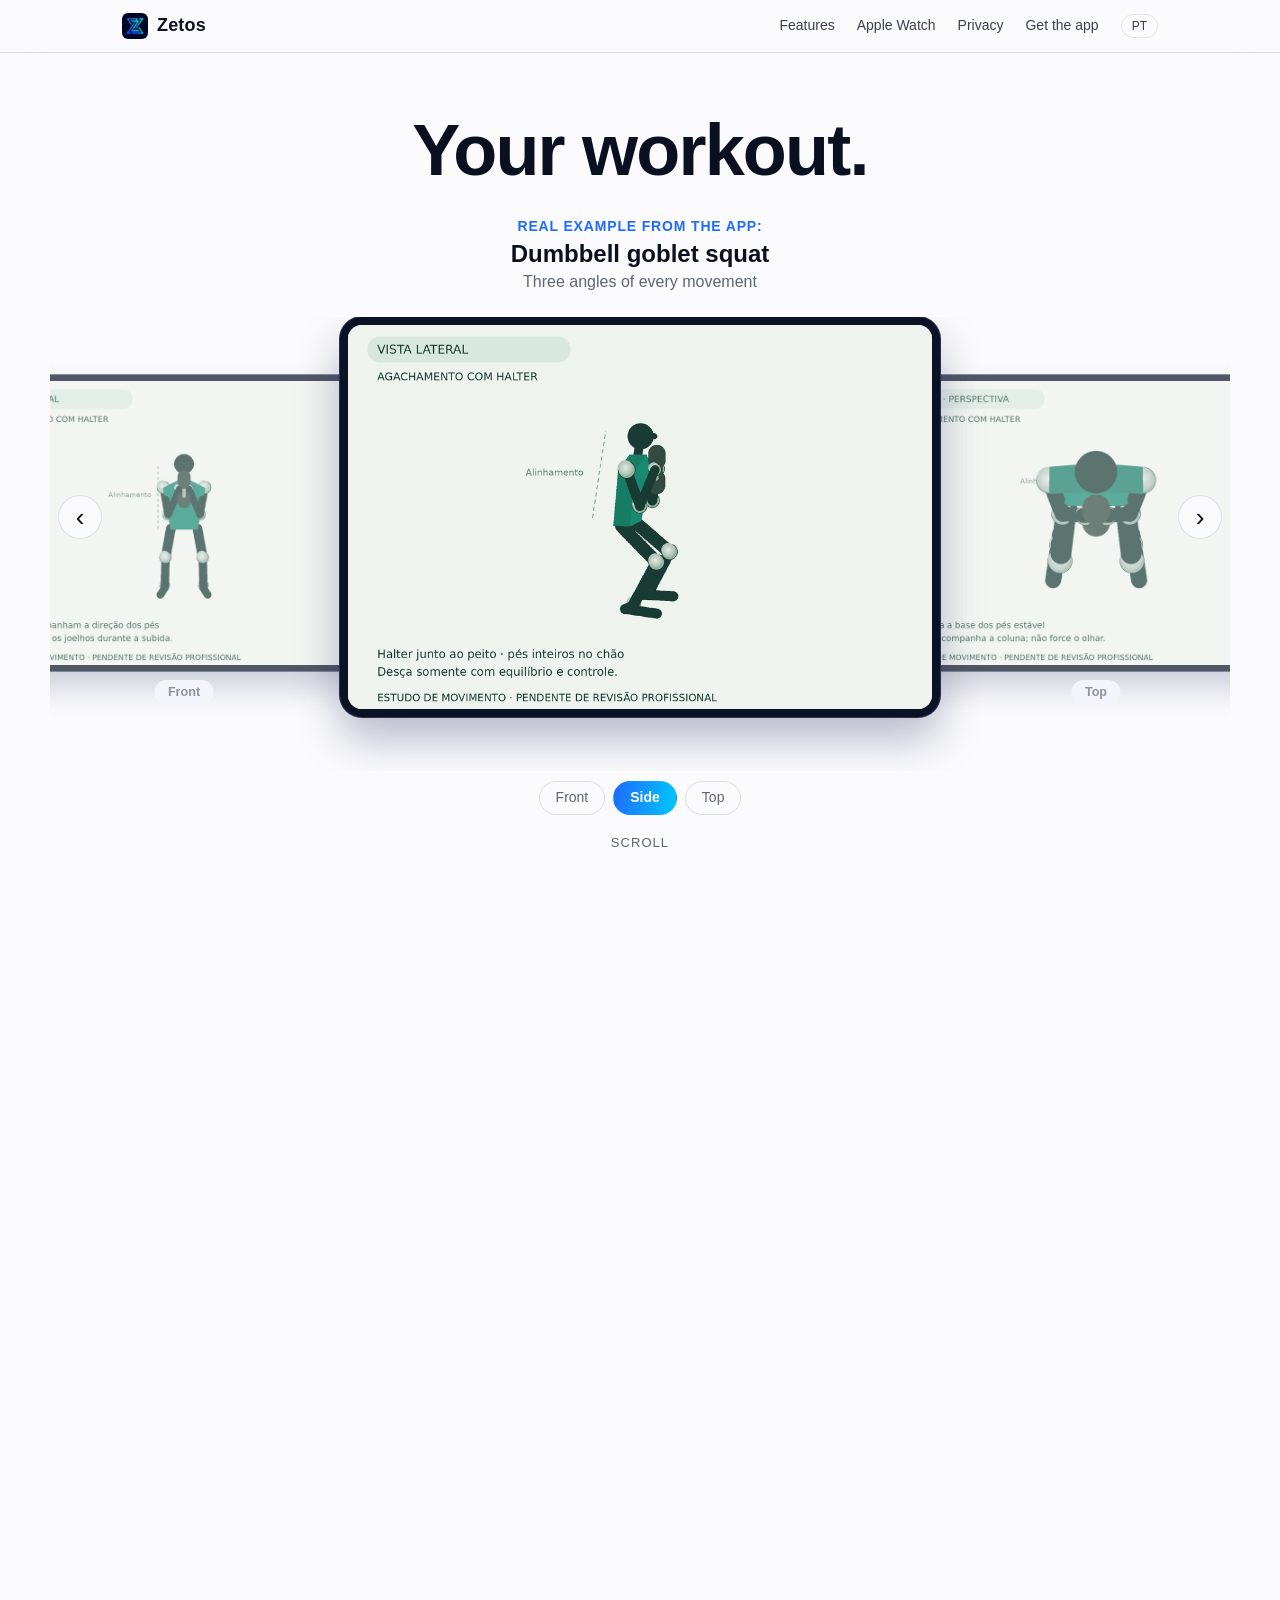
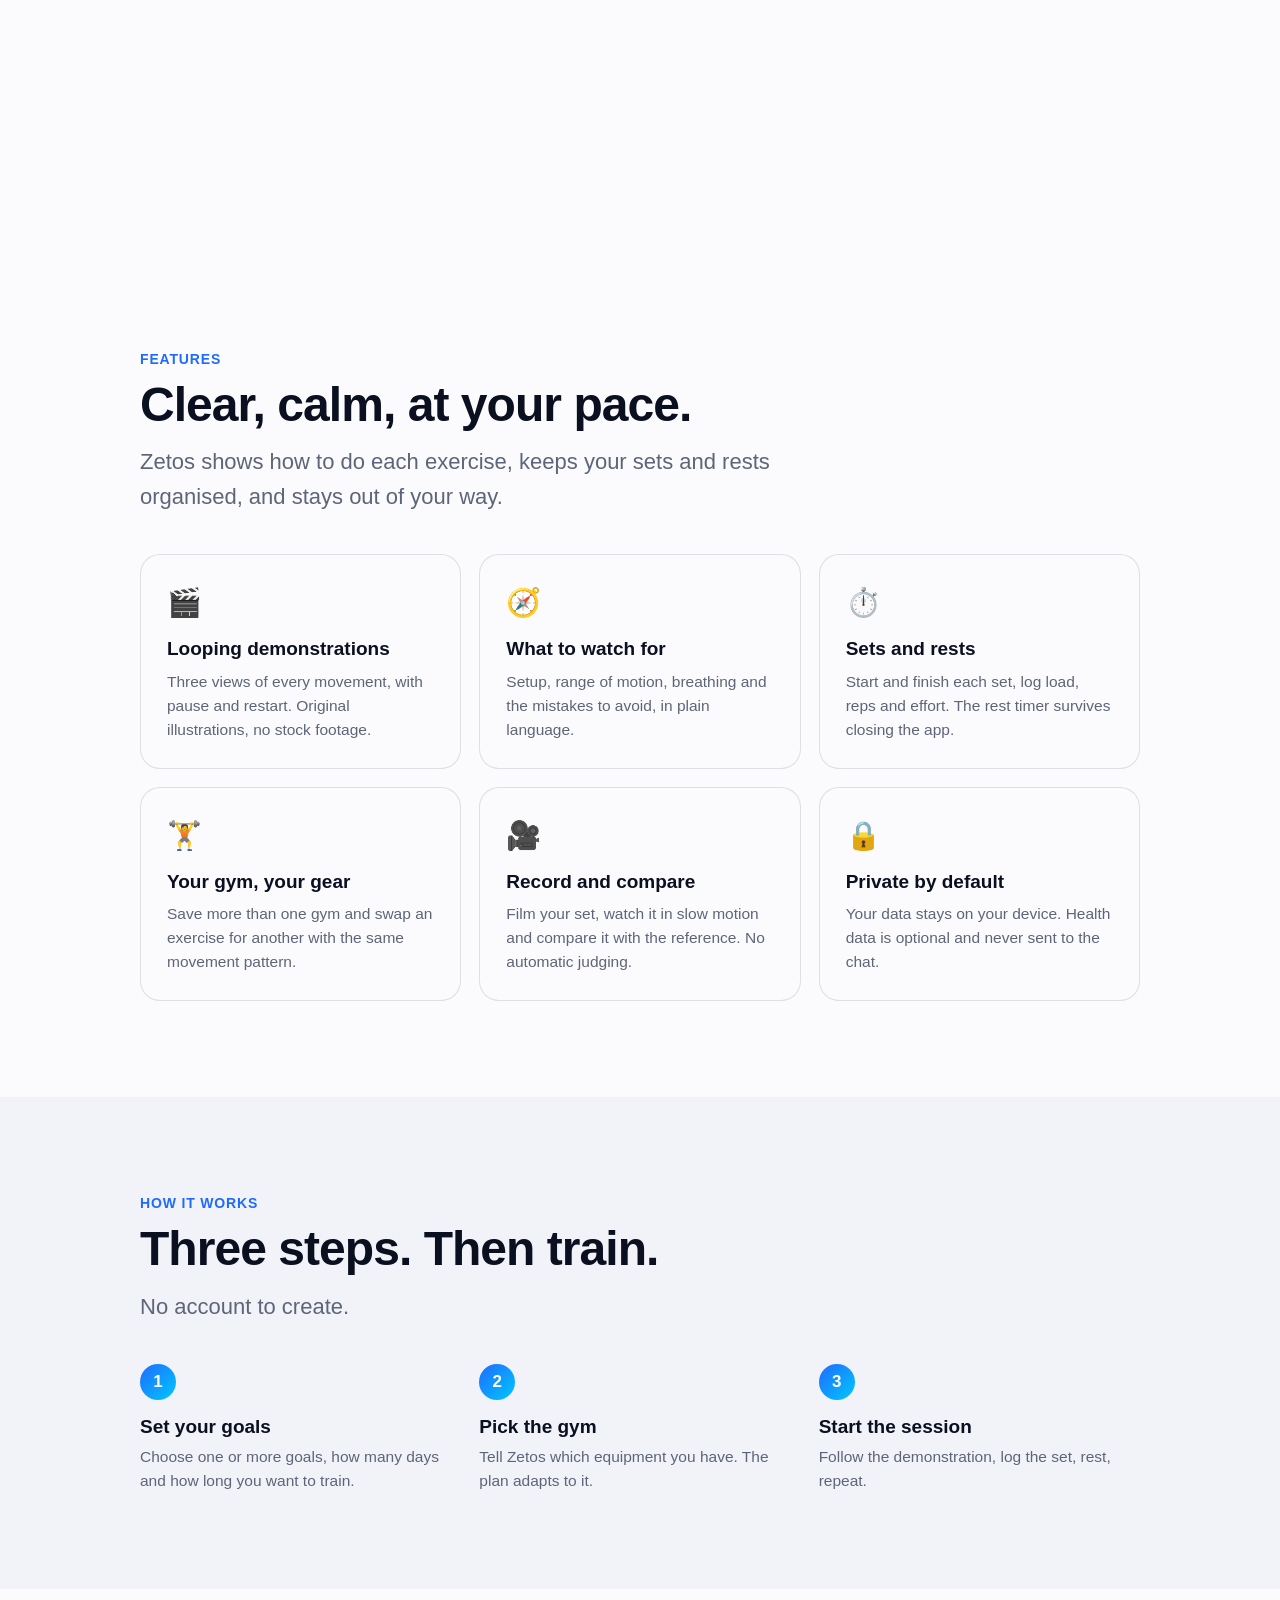
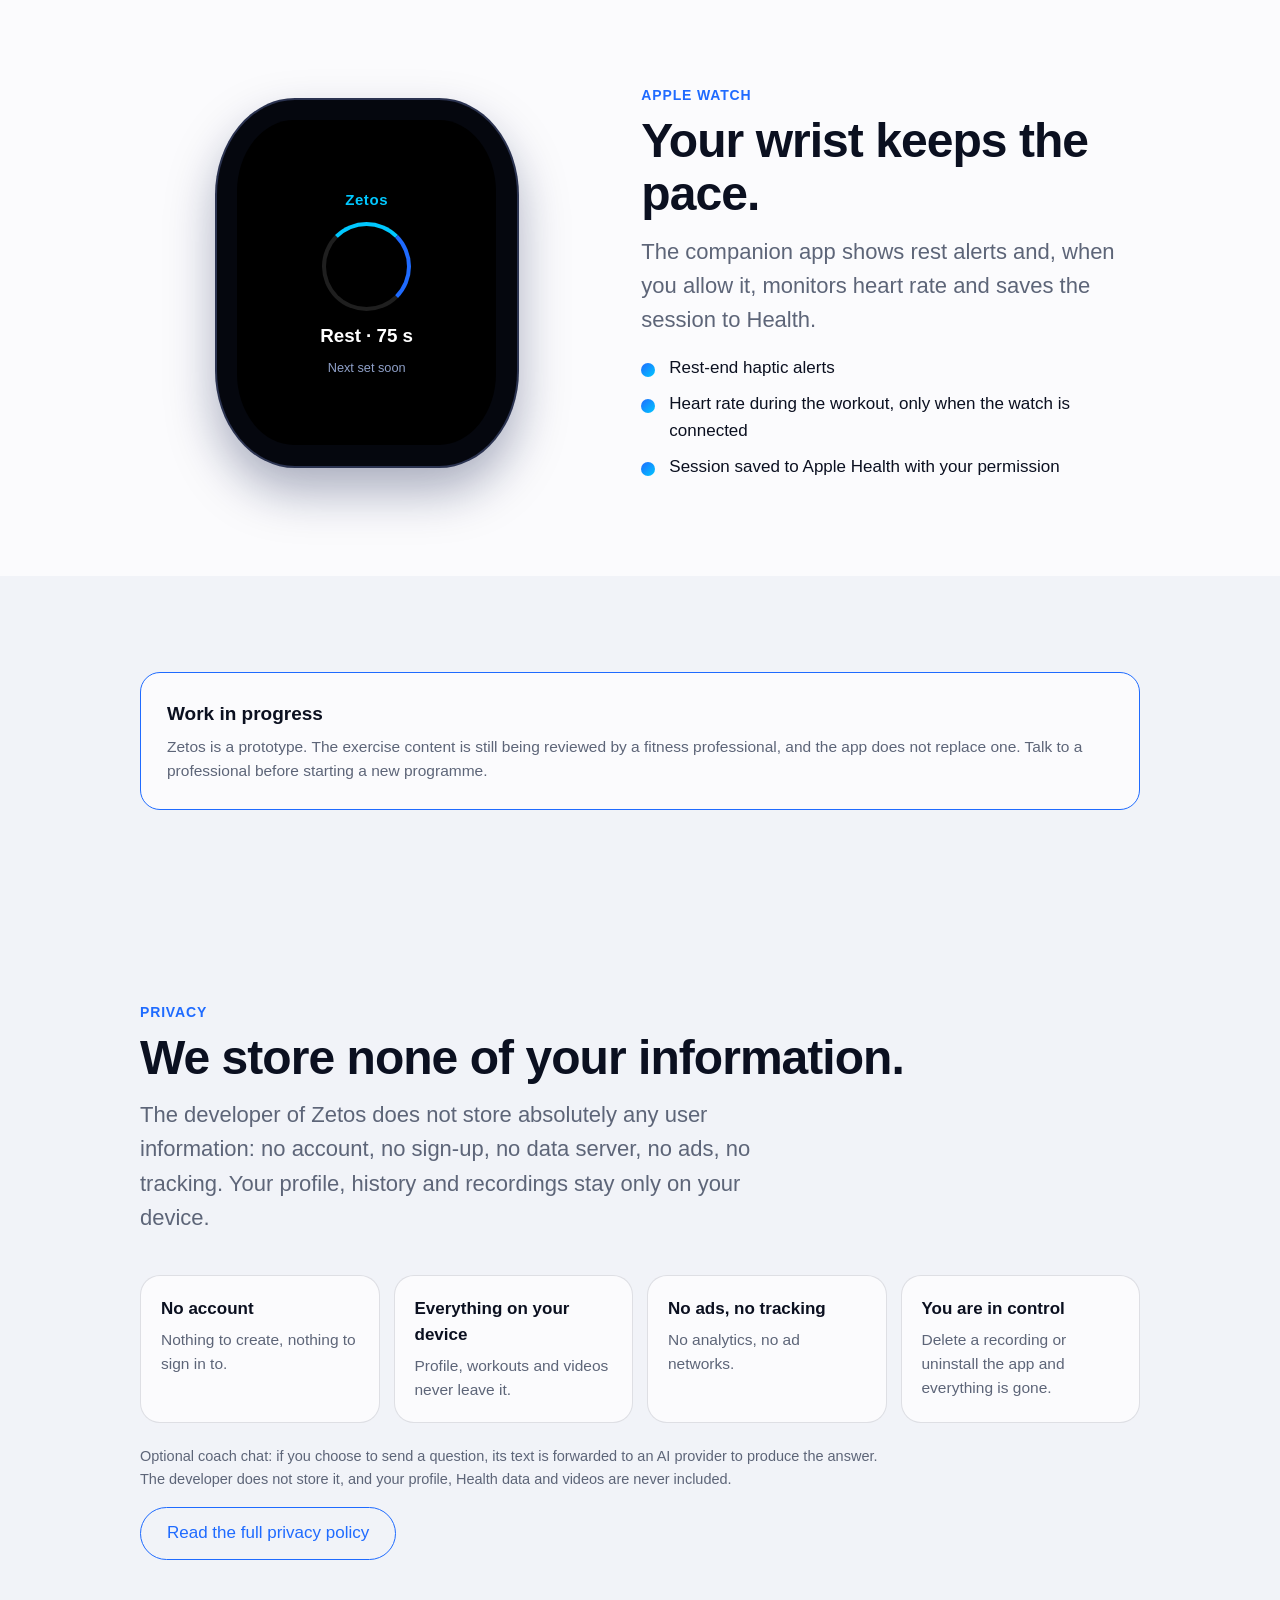
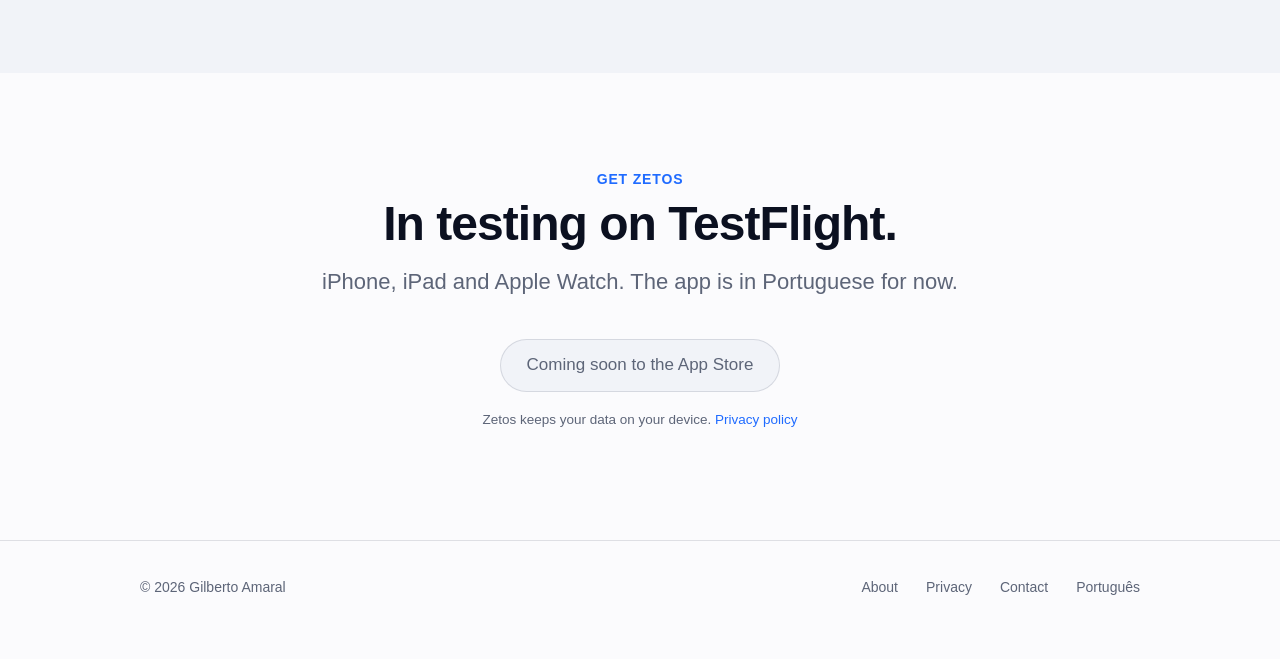
<file: index.html>
<!doctype html>
<html lang="en">
<head>
<meta charset="utf-8">
<meta name="viewport" content="width=device-width, initial-scale=1">
<title>Zetos – A virtual personal trainer for iPhone and Apple Watch</title>
<meta name="description" content="Zetos is a virtual personal trainer for iPhone, iPad and Apple Watch: guided exercises with looping demonstrations, rest timers, load tracking and heart-rate monitoring on your wrist.">
<link rel="canonical" href="https://zetos.werker.com.br/">
<link rel="alternate" hreflang="en" href="https://zetos.werker.com.br/">
<link rel="alternate" hreflang="pt-BR" href="https://zetos.werker.com.br/pt/">
<link rel="alternate" hreflang="x-default" href="https://zetos.werker.com.br/">
<link rel="icon" href="icon.png">
<meta property="og:url" content="https://zetos.werker.com.br/">
<meta property="og:image" content="https://zetos.werker.com.br/icon.png">
<meta property="og:type" content="website">
<meta property="og:title" content="Zetos – A virtual personal trainer for iPhone and Apple Watch">
<meta property="og:description" content="Guided workouts with looping demonstrations, rest timers and Apple Watch monitoring.">
<meta name="twitter:card" content="summary">
<link rel="stylesheet" href="assets/style.css">
<script type="application/ld+json">
{"@context":"https://schema.org","@type":"SoftwareApplication","name":"Zetos","applicationCategory":"HealthApplication","operatingSystem":"iOS, iPadOS, watchOS","description":"Zetos is a virtual personal trainer for iPhone, iPad and Apple Watch: guided exercises with looping demonstrations, rest timers, load tracking and heart-rate monitoring on your wrist.","inLanguage":"pt-BR","author":{"@type":"Person","name":"Gilberto Amaral"}}
</script>
</head>
<body>
<header class="topbar"><div class="in">
  <a class="brand" href="./"><img src="icon.png" alt="" width="26" height="26">Zetos</a>
  <nav aria-label="Main">
    <a class="hide-sm" href="#features">Features</a>
    <a class="hide-sm" href="#watch">Apple Watch</a>
    <a class="hide-sm" href="#privacy">Privacy</a>
    <a href="#get">Get the app</a>
    <a class="lang" href="pt/" hreflang="pt-BR" lang="pt-BR">PT</a>
  </nav>
</div></header>

<main>
<section class="scene" id="scene" aria-label="From the exercise to your wrist">
  <div class="sticky">
    <h1 class="lines"><span class="a">Your workout.</span><span class="b">With the right <em>form.</em></span></h1>
    <p class="ex-tag"><span class="kicker">Real example from the app:</span><strong>Dumbbell goblet squat</strong><span class="sub">Three angles of every movement</span></p>
    <div class="carousel" id="carousel" role="region" aria-roledescription="carousel" aria-label="Three angles of every movement">
      <div class="track">
        <figure class="card3"><div class="vframe"><video src="assets/view-front.mp4" poster="assets/view-front.png" autoplay muted loop playsinline preload="metadata"></video></div><figcaption>Front</figcaption></figure>
        <figure class="card3"><div class="vframe"><video src="assets/view-side.mp4" poster="assets/view-side.png" autoplay muted loop playsinline preload="metadata"></video></div><figcaption>Side</figcaption></figure>
        <figure class="card3"><div class="vframe"><video src="assets/view-top.mp4" poster="assets/view-top.png" autoplay muted loop playsinline preload="metadata"></video></div><figcaption>Top</figcaption></figure>
      </div>
      <button class="nav prev" type="button" aria-label="Previous view">&#8249;</button>
      <button class="nav next" type="button" aria-label="Next view">&#8250;</button>
    </div>
    <div class="dots" role="group" aria-label="Three angles of every movement">
      <button type="button">Front</button><button type="button">Side</button><button type="button">Top</button>
    </div>
    <div class="scroll-hint" aria-hidden="true">Scroll</div>
  </div>
</section>

<section class="block" id="features">
  <div class="wrap">
    <p class="eyebrow">Features</p>
    <h2>Clear, calm, at your pace.</h2>
    <p class="lead">Zetos shows how to do each exercise, keeps your sets and rests organised, and stays out of your way.</p>
    <div class="grid">
      <div class="card"><span class="ico" aria-hidden="true">🎬</span><h3>Looping demonstrations</h3><p>Three views of every movement, with pause and restart. Original illustrations, no stock footage.</p></div>
      <div class="card"><span class="ico" aria-hidden="true">🧭</span><h3>What to watch for</h3><p>Setup, range of motion, breathing and the mistakes to avoid, in plain language.</p></div>
      <div class="card"><span class="ico" aria-hidden="true">⏱️</span><h3>Sets and rests</h3><p>Start and finish each set, log load, reps and effort. The rest timer survives closing the app.</p></div>
      <div class="card"><span class="ico" aria-hidden="true">🏋️</span><h3>Your gym, your gear</h3><p>Save more than one gym and swap an exercise for another with the same movement pattern.</p></div>
      <div class="card"><span class="ico" aria-hidden="true">🎥</span><h3>Record and compare</h3><p>Film your set, watch it in slow motion and compare it with the reference. No automatic judging.</p></div>
      <div class="card"><span class="ico" aria-hidden="true">🔒</span><h3>Private by default</h3><p>Your data stays on your device. Health data is optional and never sent to the chat.</p></div>
    </div>
  </div>
</section>

<section class="block alt">
  <div class="wrap">
    <p class="eyebrow">How it works</p>
    <h2>Three steps. Then train.</h2>
    <p class="lead">No account to create.</p>
    <div class="steps">
      <div class="step"><h3>Set your goals</h3><p>Choose one or more goals, how many days and how long you want to train.</p></div>
      <div class="step"><h3>Pick the gym</h3><p>Tell Zetos which equipment you have. The plan adapts to it.</p></div>
      <div class="step"><h3>Start the session</h3><p>Follow the demonstration, log the set, rest, repeat.</p></div>
    </div>
  </div>
</section>

<section class="block" id="watch">
  <div class="wrap split">
    <div class="wcard" role="img" aria-label="Apple Watch"><div class="wscreen big"><b>Zetos</b><span class="ring" aria-hidden="true"></span><em>Rest · 75 s</em><small>Next set soon</small></div></div>
    <div>
      <p class="eyebrow">Apple Watch</p>
      <h2>Your wrist keeps the pace.</h2>
      <p class="lead" style="margin-bottom:18px">The companion app shows rest alerts and, when you allow it, monitors heart rate and saves the session to Health.</p>
      <ul class="ticks">
        <li>Rest-end haptic alerts</li>
        <li>Heart rate during the workout, only when the watch is connected</li>
        <li>Session saved to Apple Health with your permission</li>
      </ul>
    </div>
  </div>
</section>

<section class="block alt">
  <div class="wrap">
    <div class="card note"><h3>Work in progress</h3><p>Zetos is a prototype. The exercise content is still being reviewed by a fitness professional, and the app does not replace one. Talk to a professional before starting a new programme.</p></div>
  </div>
</section>

<section class="block alt" id="privacy">
  <div class="wrap">
    <p class="eyebrow">Privacy</p>
    <h2>We store none of your information.</h2>
    <p class="lead">The developer of Zetos does not store absolutely any user information: no account, no sign-up, no data server, no ads, no tracking. Your profile, history and recordings stay only on your device.</p>
    <div class="pgrid">
      <div class="card"><h3>No account</h3><p>Nothing to create, nothing to sign in to.</p></div>
      <div class="card"><h3>Everything on your device</h3><p>Profile, workouts and videos never leave it.</p></div>
      <div class="card"><h3>No ads, no tracking</h3><p>No analytics, no ad networks.</p></div>
      <div class="card"><h3>You are in control</h3><p>Delete a recording or uninstall the app and everything is gone.</p></div>
    </div>
    <p class="priv-note">Optional coach chat: if you choose to send a question, its text is forwarded to an AI provider to produce the answer. The developer does not store it, and your profile, Health data and videos are never included.</p>
    <p><a class="btn ghost" href="privacy.html">Read the full privacy policy</a></p>
  </div>
</section>

<section class="block cta" id="get">
  <div class="wrap">
    <p class="eyebrow">Get Zetos</p>
    <h2>In testing on TestFlight.</h2>
    <p class="lead" style="margin-left:auto;margin-right:auto">iPhone, iPad and Apple Watch. The app is in Portuguese for now.</p>
    <div class="row">
      <!-- Troque pelo link da App Store/TestFlight quando estiver publicado -->
      <a class="btn soon" href="#get" aria-disabled="true">Coming soon to the App Store</a>
    </div>
    <p class="small" style="margin-top:18px">Zetos keeps your data on your device. <a href="privacy.html">Privacy policy</a></p>
  </div>
</section>
</main>

<footer><div class="wrap">
  <span class="grow">© 2026 Gilberto Amaral</span>
  <a href="about.html">About</a>
  <a href="privacy.html">Privacy</a>
  <a href="mailto:contato@amaral.pro">Contact</a>
  <a href="pt/" hreflang="pt-BR" lang="pt-BR">Português</a>
</div></footer>

<script src="assets/scene.js" defer></script>
<script src="assets/carousel.js" defer></script>
</body>
</html>
</file>
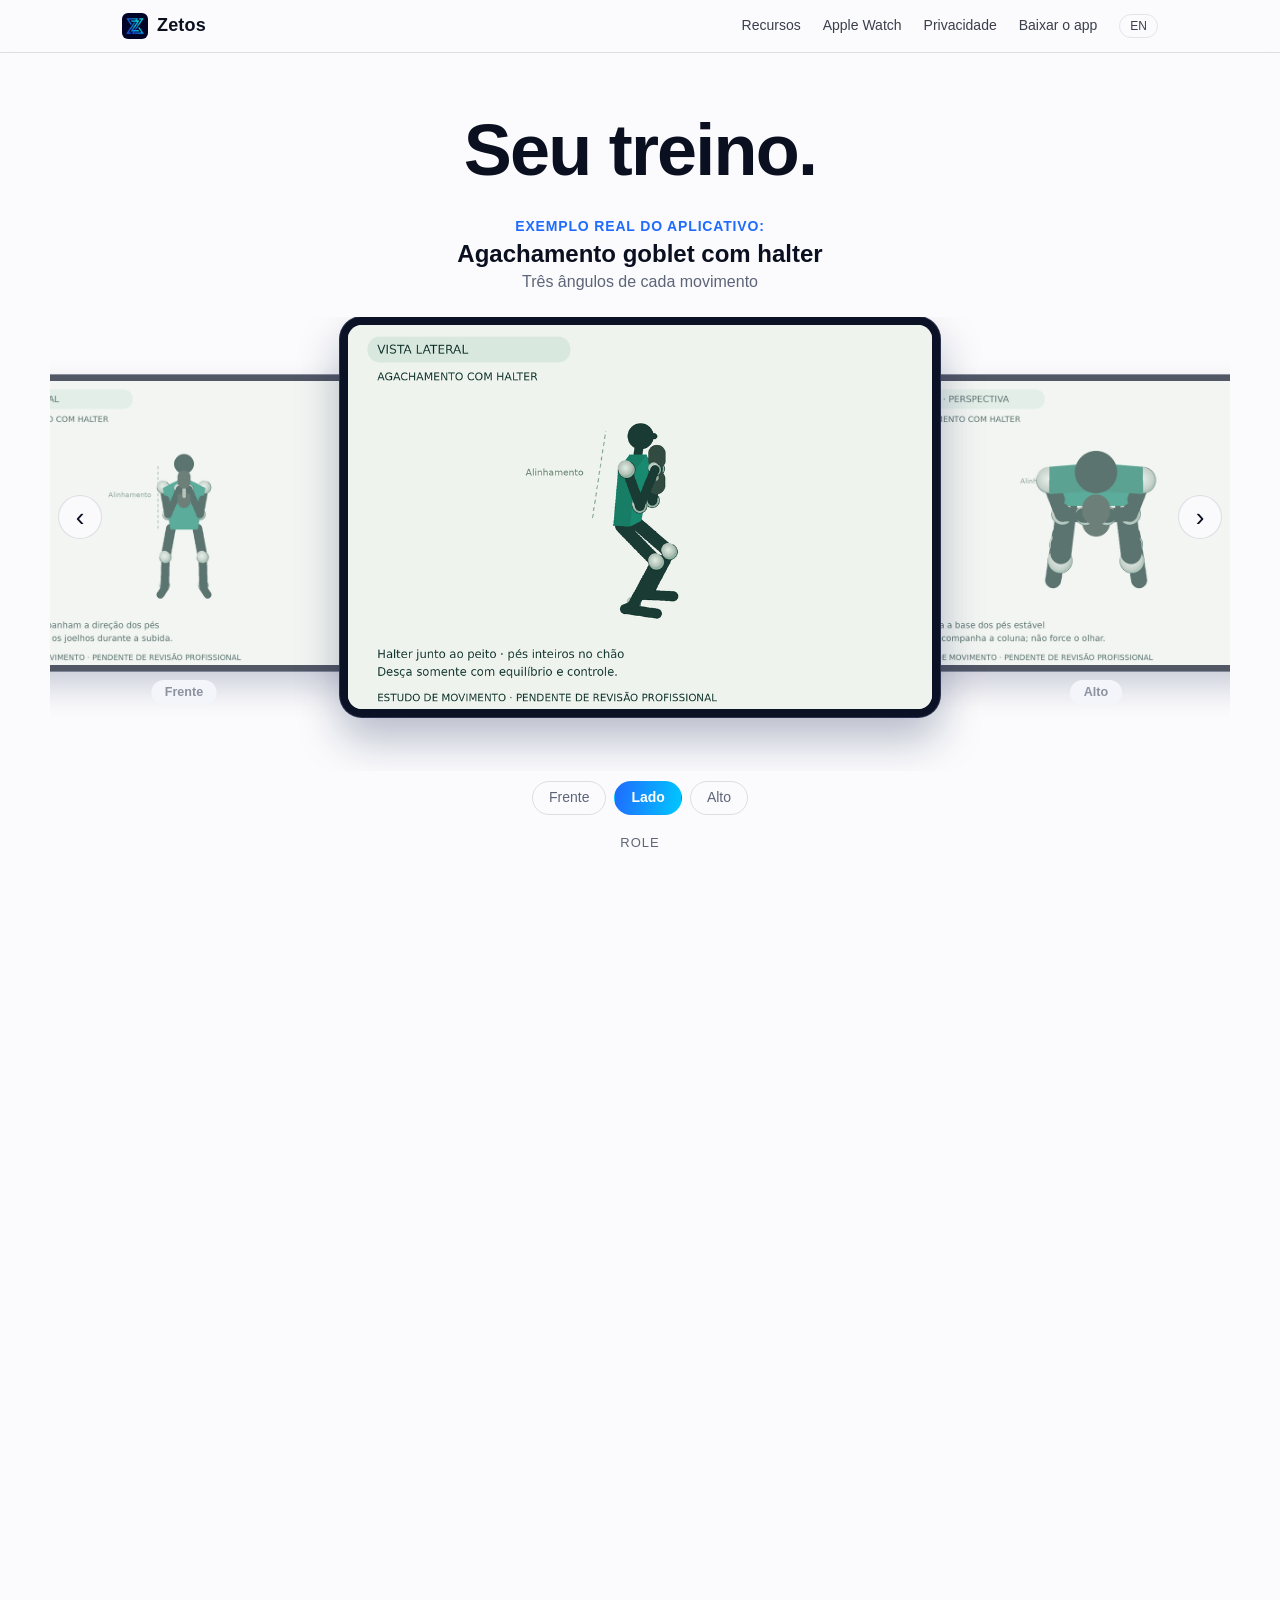
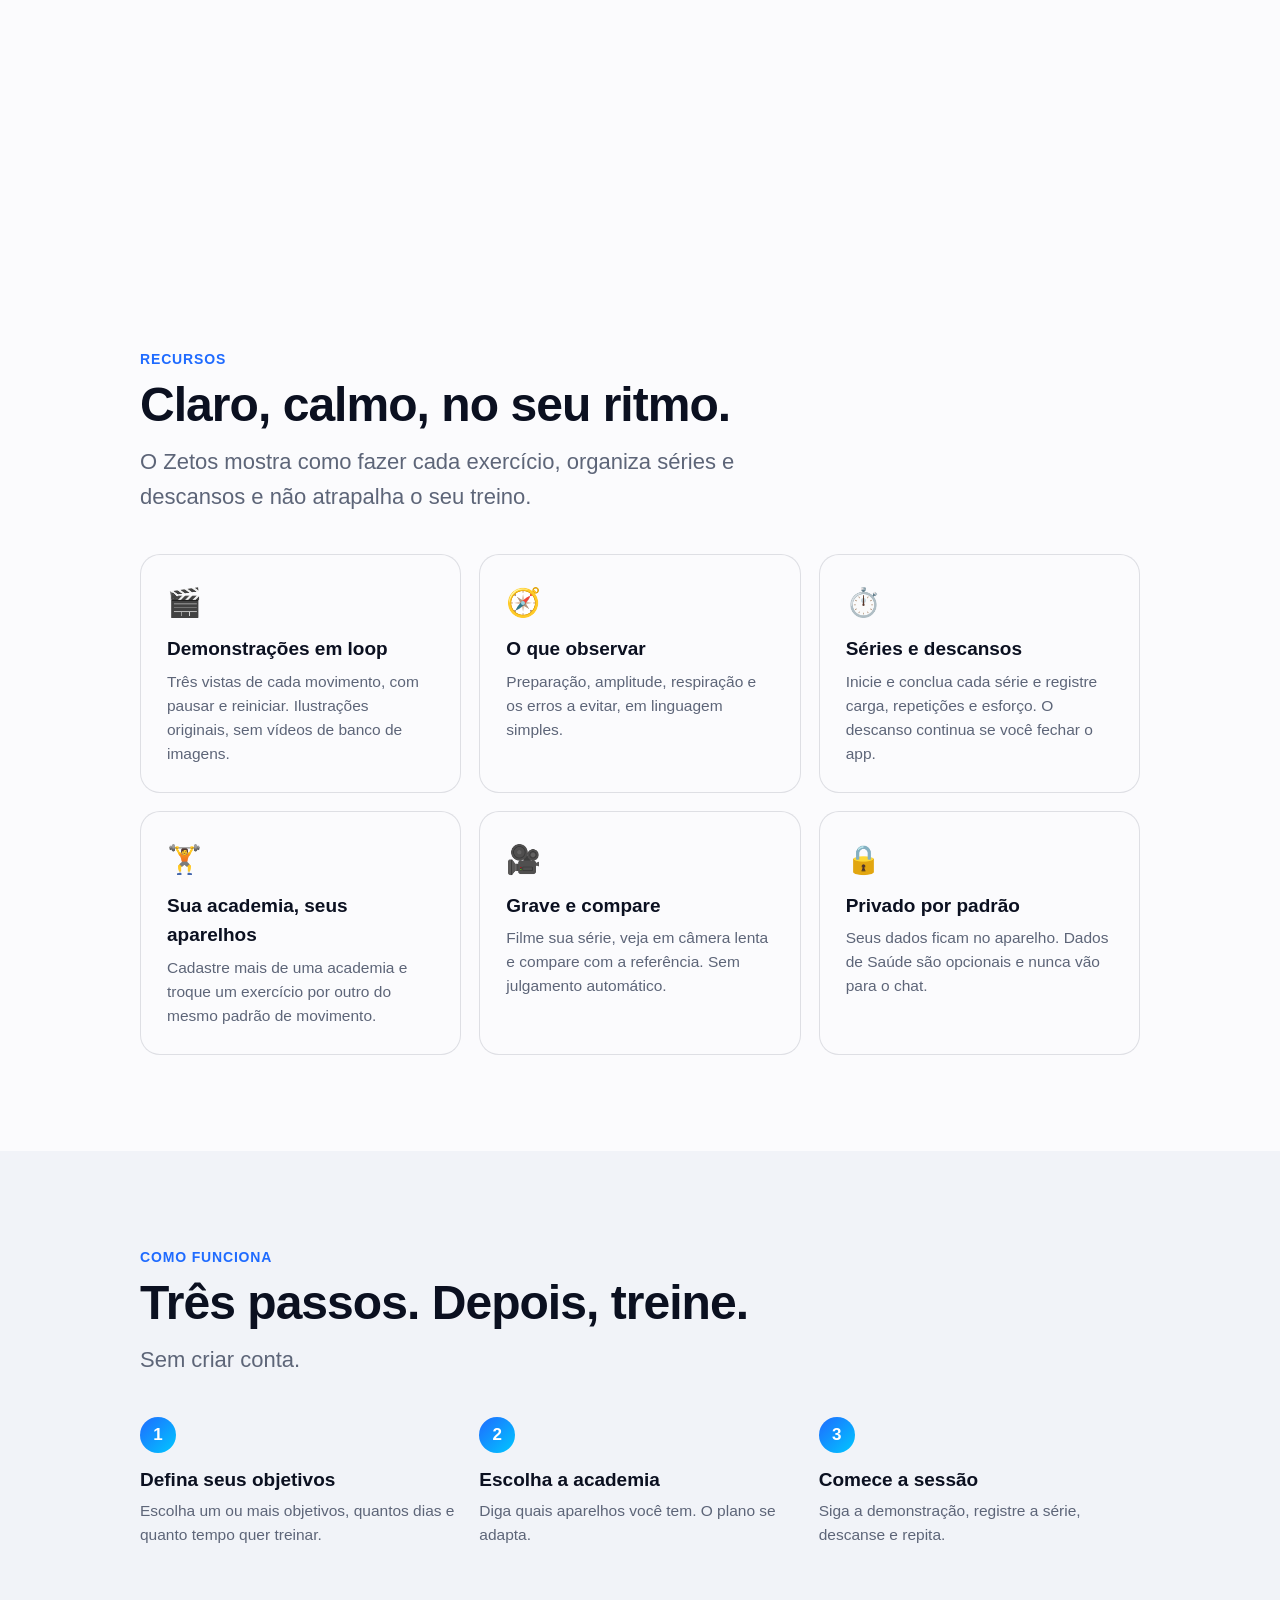
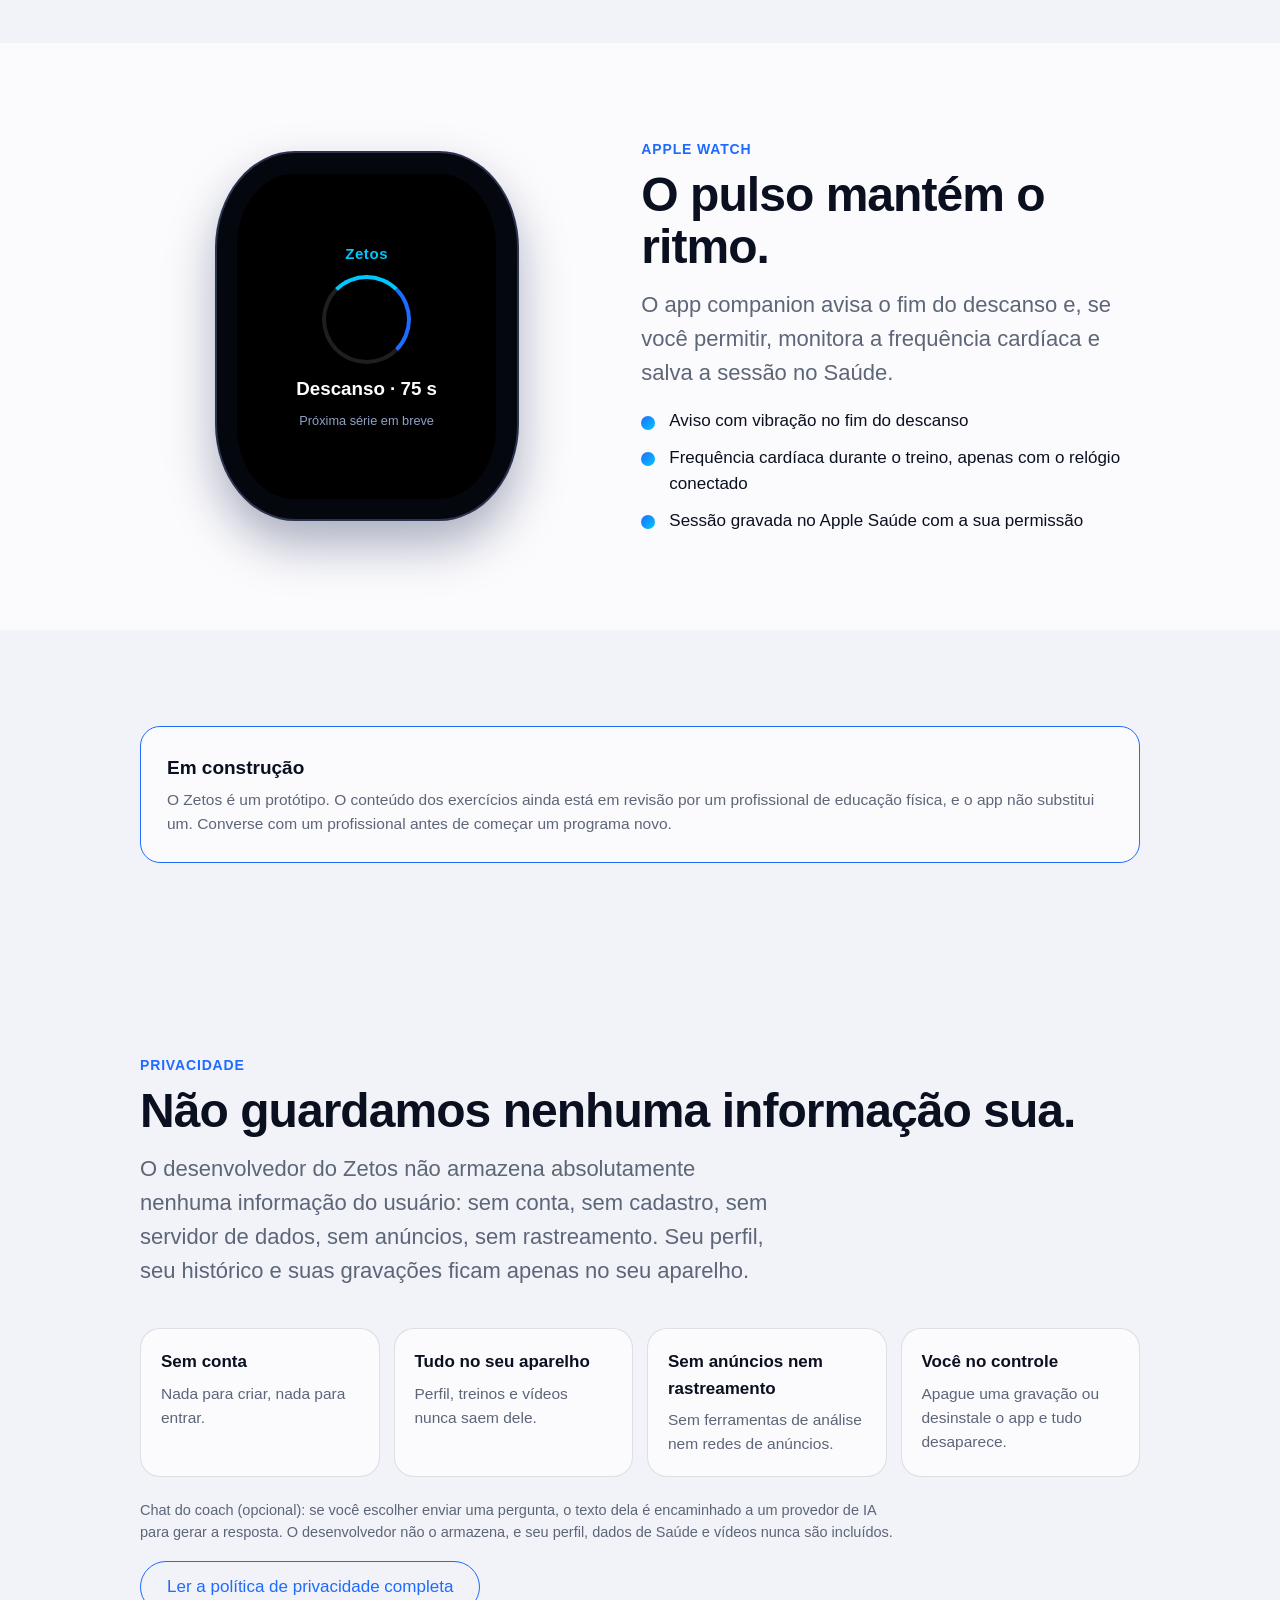
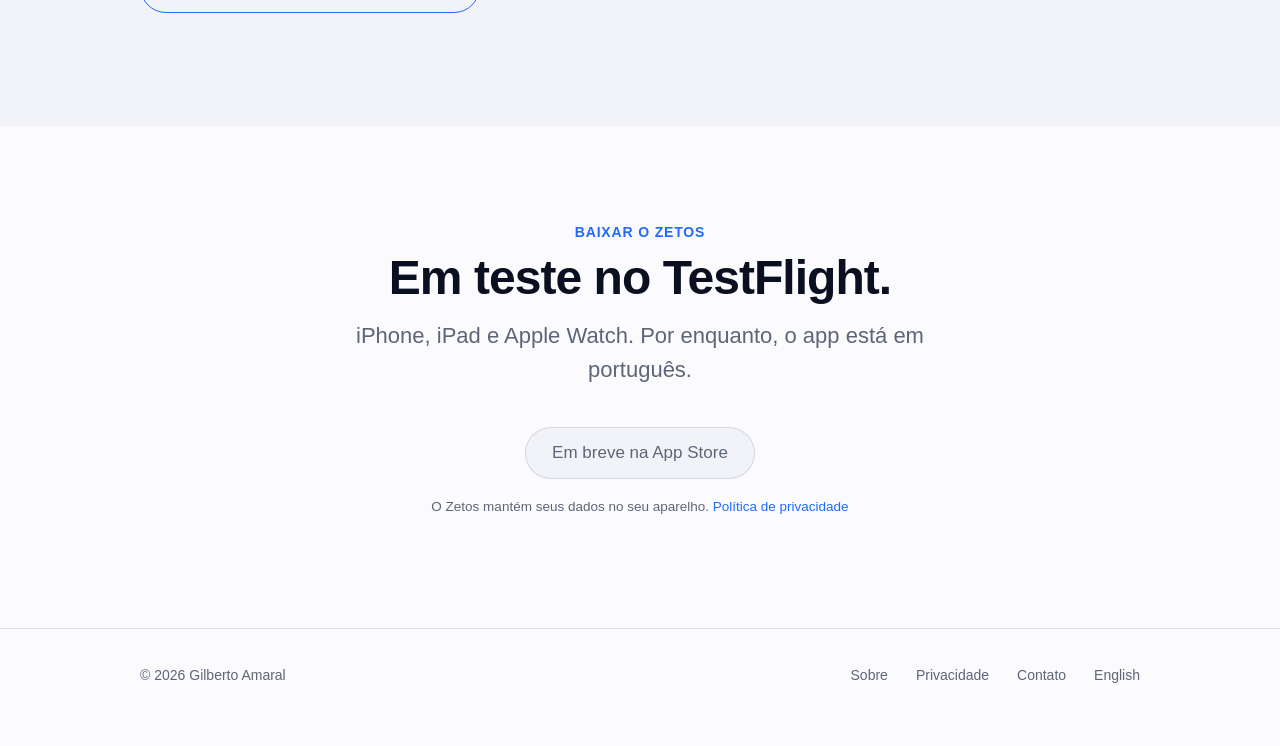
<file: pt/index.html>
<!doctype html>
<html lang="pt-BR">
<head>
<meta charset="utf-8">
<meta name="viewport" content="width=device-width, initial-scale=1">
<title>Zetos – Personal virtual para iPhone e Apple Watch</title>
<meta name="description" content="O Zetos é um personal virtual para iPhone, iPad e Apple Watch: exercícios guiados com demonstrações em loop, descanso, registro de cargas e monitoramento de frequência cardíaca no pulso.">
<link rel="canonical" href="https://zetos.werker.com.br/pt/">
<link rel="alternate" hreflang="en" href="https://zetos.werker.com.br/">
<link rel="alternate" hreflang="pt-BR" href="https://zetos.werker.com.br/pt/">
<link rel="alternate" hreflang="x-default" href="https://zetos.werker.com.br/">
<link rel="icon" href="../icon.png">
<meta property="og:url" content="https://zetos.werker.com.br/pt/">
<meta property="og:image" content="https://zetos.werker.com.br/icon.png">
<meta property="og:type" content="website">
<meta property="og:title" content="Zetos – Personal virtual para iPhone e Apple Watch">
<meta property="og:description" content="Treinos guiados com demonstrações em loop, descanso e monitoramento pelo Apple Watch.">
<meta name="twitter:card" content="summary">
<link rel="stylesheet" href="../assets/style.css">
<script type="application/ld+json">
{"@context":"https://schema.org","@type":"SoftwareApplication","name":"Zetos","applicationCategory":"HealthApplication","operatingSystem":"iOS, iPadOS, watchOS","description":"O Zetos é um personal virtual para iPhone, iPad e Apple Watch: exercícios guiados com demonstrações em loop, descanso, registro de cargas e monitoramento de frequência cardíaca no pulso.","inLanguage":"pt-BR","author":{"@type":"Person","name":"Gilberto Amaral"}}
</script>
</head>
<body>
<header class="topbar"><div class="in">
  <a class="brand" href="./"><img src="../icon.png" alt="" width="26" height="26">Zetos</a>
  <nav aria-label="Principal">
    <a class="hide-sm" href="#features">Recursos</a>
    <a class="hide-sm" href="#watch">Apple Watch</a>
    <a class="hide-sm" href="#privacy">Privacidade</a>
    <a href="#get">Baixar o app</a>
    <a class="lang" href="../" hreflang="en" lang="en">EN</a>
  </nav>
</div></header>

<main>
<section class="scene" id="scene" aria-label="Do exercício ao seu pulso">
  <div class="sticky">
    <h1 class="lines"><span class="a">Seu treino.</span><span class="b">Com a <em>forma certa.</em></span></h1>
    <p class="ex-tag"><span class="kicker">Exemplo real do aplicativo:</span><strong>Agachamento goblet com halter</strong><span class="sub">Três ângulos de cada movimento</span></p>
    <div class="carousel" id="carousel" role="region" aria-roledescription="carousel" aria-label="Três ângulos de cada movimento">
      <div class="track">
        <figure class="card3"><div class="vframe"><video src="../assets/view-front.mp4" poster="../assets/view-front.png" autoplay muted loop playsinline preload="metadata"></video></div><figcaption>Frente</figcaption></figure>
        <figure class="card3"><div class="vframe"><video src="../assets/view-side.mp4" poster="../assets/view-side.png" autoplay muted loop playsinline preload="metadata"></video></div><figcaption>Lado</figcaption></figure>
        <figure class="card3"><div class="vframe"><video src="../assets/view-top.mp4" poster="../assets/view-top.png" autoplay muted loop playsinline preload="metadata"></video></div><figcaption>Alto</figcaption></figure>
      </div>
      <button class="nav prev" type="button" aria-label="Vista anterior">&#8249;</button>
      <button class="nav next" type="button" aria-label="Próxima vista">&#8250;</button>
    </div>
    <div class="dots" role="group" aria-label="Três ângulos de cada movimento">
      <button type="button">Frente</button><button type="button">Lado</button><button type="button">Alto</button>
    </div>
    <div class="scroll-hint" aria-hidden="true">Role</div>
  </div>
</section>

<section class="block" id="features">
  <div class="wrap">
    <p class="eyebrow">Recursos</p>
    <h2>Claro, calmo, no seu ritmo.</h2>
    <p class="lead">O Zetos mostra como fazer cada exercício, organiza séries e descansos e não atrapalha o seu treino.</p>
    <div class="grid">
      <div class="card"><span class="ico" aria-hidden="true">🎬</span><h3>Demonstrações em loop</h3><p>Três vistas de cada movimento, com pausar e reiniciar. Ilustrações originais, sem vídeos de banco de imagens.</p></div>
      <div class="card"><span class="ico" aria-hidden="true">🧭</span><h3>O que observar</h3><p>Preparação, amplitude, respiração e os erros a evitar, em linguagem simples.</p></div>
      <div class="card"><span class="ico" aria-hidden="true">⏱️</span><h3>Séries e descansos</h3><p>Inicie e conclua cada série e registre carga, repetições e esforço. O descanso continua se você fechar o app.</p></div>
      <div class="card"><span class="ico" aria-hidden="true">🏋️</span><h3>Sua academia, seus aparelhos</h3><p>Cadastre mais de uma academia e troque um exercício por outro do mesmo padrão de movimento.</p></div>
      <div class="card"><span class="ico" aria-hidden="true">🎥</span><h3>Grave e compare</h3><p>Filme sua série, veja em câmera lenta e compare com a referência. Sem julgamento automático.</p></div>
      <div class="card"><span class="ico" aria-hidden="true">🔒</span><h3>Privado por padrão</h3><p>Seus dados ficam no aparelho. Dados de Saúde são opcionais e nunca vão para o chat.</p></div>
    </div>
  </div>
</section>

<section class="block alt">
  <div class="wrap">
    <p class="eyebrow">Como funciona</p>
    <h2>Três passos. Depois, treine.</h2>
    <p class="lead">Sem criar conta.</p>
    <div class="steps">
      <div class="step"><h3>Defina seus objetivos</h3><p>Escolha um ou mais objetivos, quantos dias e quanto tempo quer treinar.</p></div>
      <div class="step"><h3>Escolha a academia</h3><p>Diga quais aparelhos você tem. O plano se adapta.</p></div>
      <div class="step"><h3>Comece a sessão</h3><p>Siga a demonstração, registre a série, descanse e repita.</p></div>
    </div>
  </div>
</section>

<section class="block" id="watch">
  <div class="wrap split">
    <div class="wcard" role="img" aria-label="Apple Watch"><div class="wscreen big"><b>Zetos</b><span class="ring" aria-hidden="true"></span><em>Descanso · 75 s</em><small>Próxima série em breve</small></div></div>
    <div>
      <p class="eyebrow">Apple Watch</p>
      <h2>O pulso mantém o ritmo.</h2>
      <p class="lead" style="margin-bottom:18px">O app companion avisa o fim do descanso e, se você permitir, monitora a frequência cardíaca e salva a sessão no Saúde.</p>
      <ul class="ticks">
        <li>Aviso com vibração no fim do descanso</li>
        <li>Frequência cardíaca durante o treino, apenas com o relógio conectado</li>
        <li>Sessão gravada no Apple Saúde com a sua permissão</li>
      </ul>
    </div>
  </div>
</section>

<section class="block alt">
  <div class="wrap">
    <div class="card note"><h3>Em construção</h3><p>O Zetos é um protótipo. O conteúdo dos exercícios ainda está em revisão por um profissional de educação física, e o app não substitui um. Converse com um profissional antes de começar um programa novo.</p></div>
  </div>
</section>

<section class="block alt" id="privacy">
  <div class="wrap">
    <p class="eyebrow">Privacidade</p>
    <h2>Não guardamos nenhuma informação sua.</h2>
    <p class="lead">O desenvolvedor do Zetos não armazena absolutamente nenhuma informação do usuário: sem conta, sem cadastro, sem servidor de dados, sem anúncios, sem rastreamento. Seu perfil, seu histórico e suas gravações ficam apenas no seu aparelho.</p>
    <div class="pgrid">
      <div class="card"><h3>Sem conta</h3><p>Nada para criar, nada para entrar.</p></div>
      <div class="card"><h3>Tudo no seu aparelho</h3><p>Perfil, treinos e vídeos nunca saem dele.</p></div>
      <div class="card"><h3>Sem anúncios nem rastreamento</h3><p>Sem ferramentas de análise nem redes de anúncios.</p></div>
      <div class="card"><h3>Você no controle</h3><p>Apague uma gravação ou desinstale o app e tudo desaparece.</p></div>
    </div>
    <p class="priv-note">Chat do coach (opcional): se você escolher enviar uma pergunta, o texto dela é encaminhado a um provedor de IA para gerar a resposta. O desenvolvedor não o armazena, e seu perfil, dados de Saúde e vídeos nunca são incluídos.</p>
    <p><a class="btn ghost" href="privacy.html">Ler a política de privacidade completa</a></p>
  </div>
</section>

<section class="block cta" id="get">
  <div class="wrap">
    <p class="eyebrow">Baixar o Zetos</p>
    <h2>Em teste no TestFlight.</h2>
    <p class="lead" style="margin-left:auto;margin-right:auto">iPhone, iPad e Apple Watch. Por enquanto, o app está em português.</p>
    <div class="row">
      <!-- Troque pelo link da App Store/TestFlight quando estiver publicado -->
      <a class="btn soon" href="#get" aria-disabled="true">Em breve na App Store</a>
    </div>
    <p class="small" style="margin-top:18px">O Zetos mantém seus dados no seu aparelho. <a href="privacy.html">Política de privacidade</a></p>
  </div>
</section>
</main>

<footer><div class="wrap">
  <span class="grow">© 2026 Gilberto Amaral</span>
  <a href="about.html">Sobre</a>
  <a href="privacy.html">Privacidade</a>
  <a href="mailto:contato@amaral.pro">Contato</a>
  <a href="../" hreflang="en" lang="en">English</a>
</div></footer>

<script src="../assets/scene.js" defer></script>
<script src="../assets/carousel.js" defer></script>
</body>
</html>
</file>
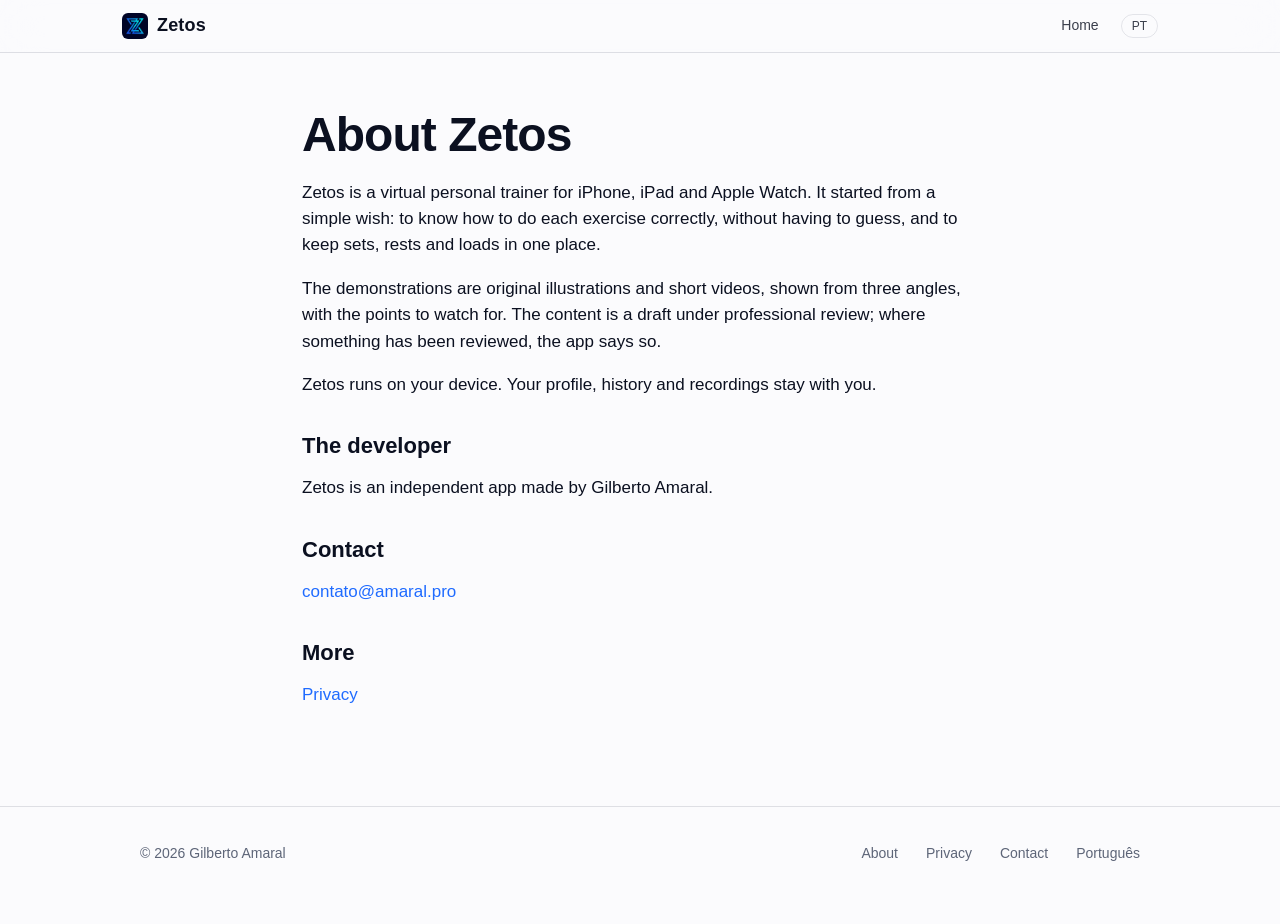
<file: about.html>
<!doctype html>
<html lang="en">
<head>
<meta charset="utf-8">
<meta name="viewport" content="width=device-width, initial-scale=1">
<title>About Zetos – Virtual personal trainer</title>
<meta name="description" content="About Zetos, a virtual personal trainer app, and the developer behind it.">
<link rel="canonical" href="https://zetos.werker.com.br/about.html">
<link rel="alternate" hreflang="en" href="https://zetos.werker.com.br/about.html">
<link rel="alternate" hreflang="pt-BR" href="https://zetos.werker.com.br/pt/about.html">
<link rel="alternate" hreflang="x-default" href="https://zetos.werker.com.br/about.html">
<link rel="icon" href="icon.png">
<meta property="og:url" content="https://zetos.werker.com.br/about.html">
<meta property="og:image" content="https://zetos.werker.com.br/icon.png">
<meta property="og:type" content="website">
<meta property="og:title" content="About Zetos – Virtual personal trainer">
<meta property="og:description" content="Guided workouts with looping demonstrations, rest timers and Apple Watch monitoring.">
<meta name="twitter:card" content="summary">
<link rel="stylesheet" href="assets/style.css">
</head>
<body>
<header class="topbar"><div class="in">
  <a class="brand" href="./"><img src="icon.png" alt="" width="26" height="26">Zetos</a>
  <nav aria-label="Main">
    <a href="./">Home</a>
    <a class="lang" href="pt/about.html" hreflang="pt-BR" lang="pt-BR">PT</a>
  </nav>
</div></header>
<main class="page">
  <h1>About Zetos</h1>
  <p>Zetos is a virtual personal trainer for iPhone, iPad and Apple Watch. It started from a simple wish: to know how to do each exercise correctly, without having to guess, and to keep sets, rests and loads in one place.</p>
  <p>The demonstrations are original illustrations and short videos, shown from three angles, with the points to watch for. The content is a draft under professional review; where something has been reviewed, the app says so.</p>
  <p>Zetos runs on your device. Your profile, history and recordings stay with you.</p>
  <h2>The developer</h2>
  <p>Zetos is an independent app made by Gilberto Amaral.</p>
  <h2>Contact</h2>
  <p><a href="mailto:contato@amaral.pro">contato@amaral.pro</a></p>
  <h2>More</h2>
  <p><a href="privacy.html">Privacy</a></p>
</main>
<footer><div class="wrap">
  <span class="grow">© 2026 Gilberto Amaral</span>
  <a href="about.html">About</a>
  <a href="privacy.html">Privacy</a>
  <a href="mailto:contato@amaral.pro">Contact</a>
  <a href="pt/about.html" hreflang="pt-BR" lang="pt-BR">Português</a>
</div></footer>
</body>
</html>
</file>
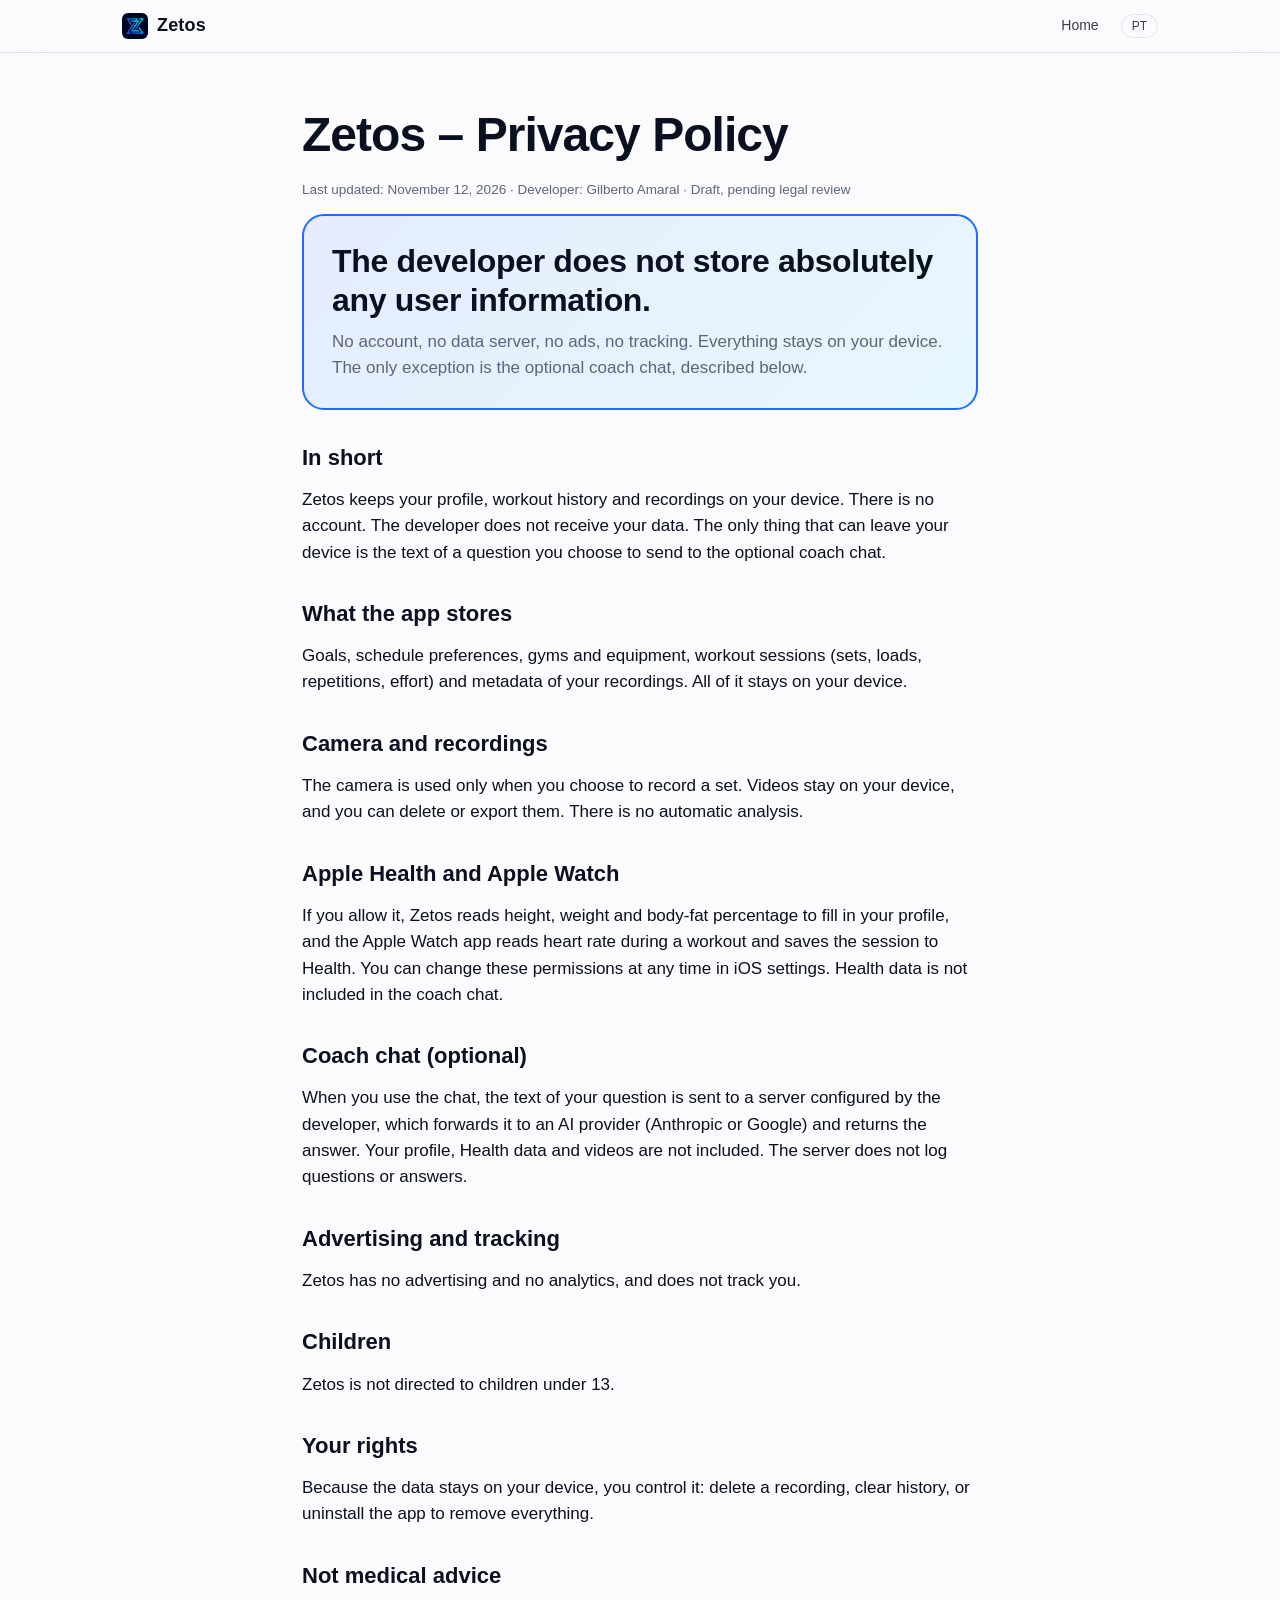
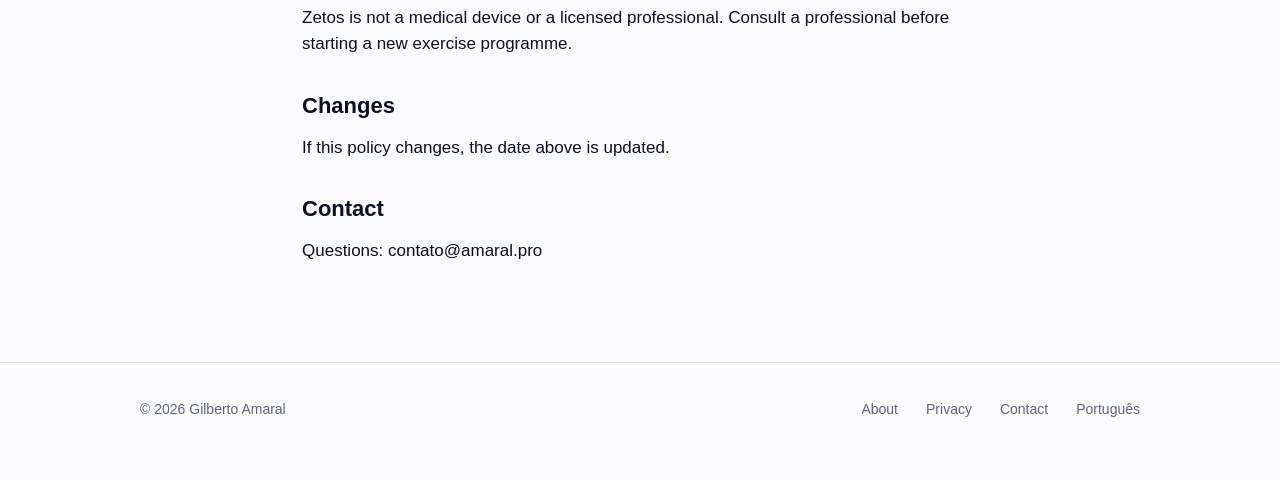
<file: privacy.html>
<!doctype html>
<html lang="en">
<head>
<meta charset="utf-8">
<meta name="viewport" content="width=device-width, initial-scale=1">
<title>Zetos – Privacy Policy</title>
<meta name="description" content="Zetos is a virtual personal trainer for iPhone, iPad and Apple Watch: guided exercises with looping demonstrations, rest timers, load tracking and heart-rate monitoring on your wrist.">
<link rel="canonical" href="https://zetos.werker.com.br/privacy.html">
<link rel="alternate" hreflang="en" href="https://zetos.werker.com.br/privacy.html">
<link rel="alternate" hreflang="pt-BR" href="https://zetos.werker.com.br/pt/privacy.html">
<link rel="alternate" hreflang="x-default" href="https://zetos.werker.com.br/privacy.html">
<link rel="icon" href="icon.png">
<meta property="og:url" content="https://zetos.werker.com.br/privacy.html">
<meta property="og:image" content="https://zetos.werker.com.br/icon.png">
<meta property="og:type" content="website">
<meta property="og:title" content="Zetos – Privacy Policy">
<meta property="og:description" content="Guided workouts with looping demonstrations, rest timers and Apple Watch monitoring.">
<meta name="twitter:card" content="summary">
<link rel="stylesheet" href="assets/style.css">
</head>
<body>
<header class="topbar"><div class="in">
  <a class="brand" href="./"><img src="icon.png" alt="" width="26" height="26">Zetos</a>
  <nav aria-label="Main">
    <a href="./">Home</a>
    <a class="lang" href="pt/privacy.html" hreflang="pt-BR" lang="pt-BR">PT</a>
  </nav>
</div></header>
<main class="page">
  <h1>Zetos – Privacy Policy</h1>
  <p class="small">Last updated: November 12, 2026 · Developer: Gilberto Amaral · Draft, pending legal review</p>
  <div class="promise"><strong>The developer does not store absolutely any user information.</strong><p>No account, no data server, no ads, no tracking. Everything stays on your device. The only exception is the optional coach chat, described below.</p></div>
  <h2>In short</h2>
  <p>Zetos keeps your profile, workout history and recordings on your device. There is no account. The developer does not receive your data. The only thing that can leave your device is the text of a question you choose to send to the optional coach chat.</p>
  <h2>What the app stores</h2>
  <p>Goals, schedule preferences, gyms and equipment, workout sessions (sets, loads, repetitions, effort) and metadata of your recordings. All of it stays on your device.</p>
  <h2>Camera and recordings</h2>
  <p>The camera is used only when you choose to record a set. Videos stay on your device, and you can delete or export them. There is no automatic analysis.</p>
  <h2>Apple Health and Apple Watch</h2>
  <p>If you allow it, Zetos reads height, weight and body-fat percentage to fill in your profile, and the Apple Watch app reads heart rate during a workout and saves the session to Health. You can change these permissions at any time in iOS settings. Health data is not included in the coach chat.</p>
  <h2>Coach chat (optional)</h2>
  <p>When you use the chat, the text of your question is sent to a server configured by the developer, which forwards it to an AI provider (Anthropic or Google) and returns the answer. Your profile, Health data and videos are not included. The server does not log questions or answers.</p>
  <h2>Advertising and tracking</h2>
  <p>Zetos has no advertising and no analytics, and does not track you.</p>
  <h2>Children</h2>
  <p>Zetos is not directed to children under 13.</p>
  <h2>Your rights</h2>
  <p>Because the data stays on your device, you control it: delete a recording, clear history, or uninstall the app to remove everything.</p>
  <h2>Not medical advice</h2>
  <p>Zetos is not a medical device or a licensed professional. Consult a professional before starting a new exercise programme.</p>
  <h2>Changes</h2>
  <p>If this policy changes, the date above is updated.</p>
  <h2>Contact</h2>
  <p>Questions: contato@amaral.pro</p>
</main>
<footer><div class="wrap">
  <span class="grow">© 2026 Gilberto Amaral</span>
  <a href="about.html">About</a>
  <a href="privacy.html">Privacy</a>
  <a href="mailto:contato@amaral.pro">Contact</a>
  <a href="pt/privacy.html" hreflang="pt-BR" lang="pt-BR">Português</a>
</div></footer>
</body>
</html>
</file>
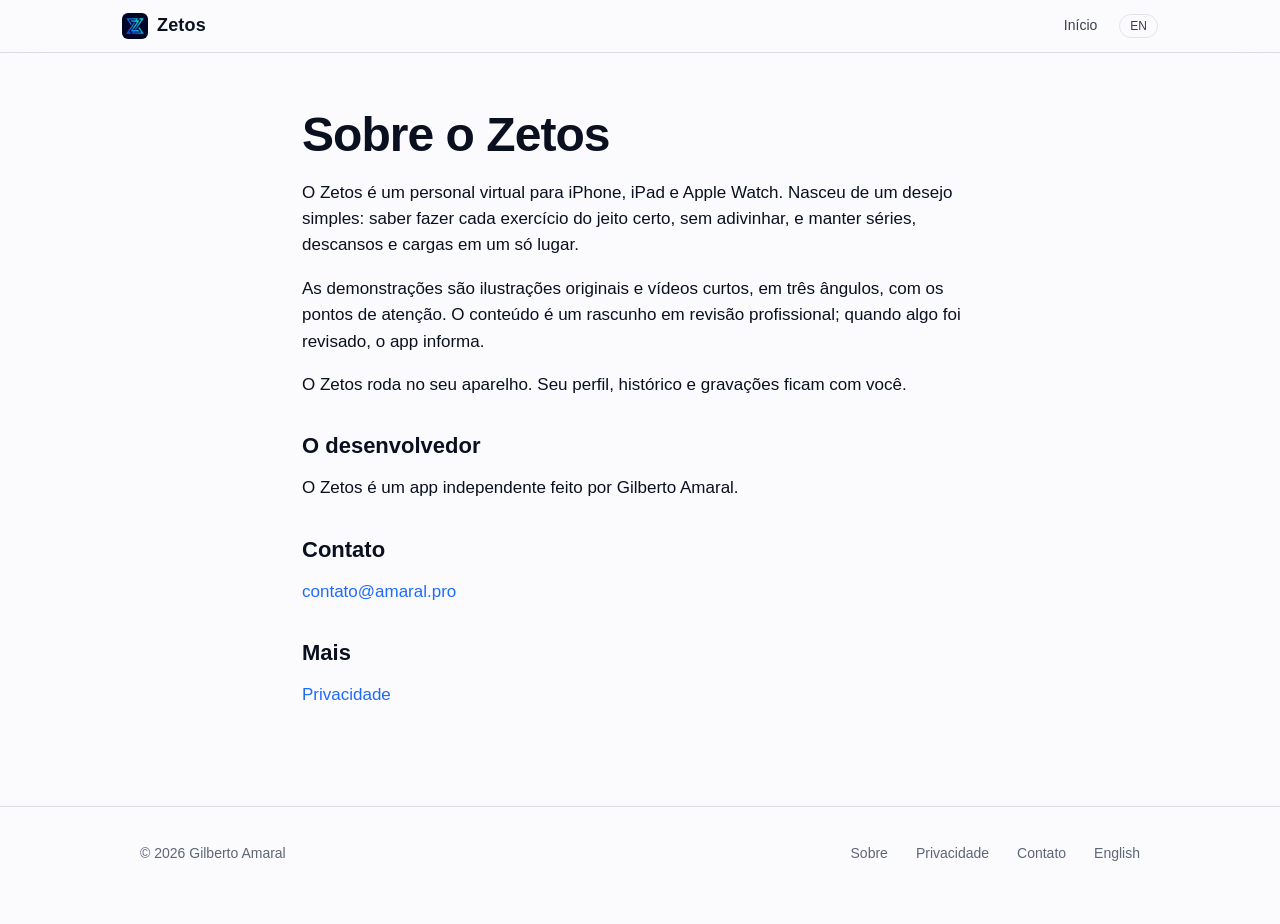
<file: pt/about.html>
<!doctype html>
<html lang="pt-BR">
<head>
<meta charset="utf-8">
<meta name="viewport" content="width=device-width, initial-scale=1">
<title>Sobre o Zetos – Personal virtual</title>
<meta name="description" content="Sobre o Zetos, um aplicativo de personal virtual, e o desenvolvedor por trás dele.">
<link rel="canonical" href="https://zetos.werker.com.br/pt/about.html">
<link rel="alternate" hreflang="en" href="https://zetos.werker.com.br/about.html">
<link rel="alternate" hreflang="pt-BR" href="https://zetos.werker.com.br/pt/about.html">
<link rel="alternate" hreflang="x-default" href="https://zetos.werker.com.br/about.html">
<link rel="icon" href="../icon.png">
<meta property="og:url" content="https://zetos.werker.com.br/pt/about.html">
<meta property="og:image" content="https://zetos.werker.com.br/icon.png">
<meta property="og:type" content="website">
<meta property="og:title" content="Sobre o Zetos – Personal virtual">
<meta property="og:description" content="Treinos guiados com demonstrações em loop, descanso e monitoramento pelo Apple Watch.">
<meta name="twitter:card" content="summary">
<link rel="stylesheet" href="../assets/style.css">
</head>
<body>
<header class="topbar"><div class="in">
  <a class="brand" href="./"><img src="../icon.png" alt="" width="26" height="26">Zetos</a>
  <nav aria-label="Principal">
    <a href="./">Início</a>
    <a class="lang" href="../about.html" hreflang="en" lang="en">EN</a>
  </nav>
</div></header>
<main class="page">
  <h1>Sobre o Zetos</h1>
  <p>O Zetos é um personal virtual para iPhone, iPad e Apple Watch. Nasceu de um desejo simples: saber fazer cada exercício do jeito certo, sem adivinhar, e manter séries, descansos e cargas em um só lugar.</p>
  <p>As demonstrações são ilustrações originais e vídeos curtos, em três ângulos, com os pontos de atenção. O conteúdo é um rascunho em revisão profissional; quando algo foi revisado, o app informa.</p>
  <p>O Zetos roda no seu aparelho. Seu perfil, histórico e gravações ficam com você.</p>
  <h2>O desenvolvedor</h2>
  <p>O Zetos é um app independente feito por Gilberto Amaral.</p>
  <h2>Contato</h2>
  <p><a href="mailto:contato@amaral.pro">contato@amaral.pro</a></p>
  <h2>Mais</h2>
  <p><a href="privacy.html">Privacidade</a></p>
</main>
<footer><div class="wrap">
  <span class="grow">© 2026 Gilberto Amaral</span>
  <a href="about.html">Sobre</a>
  <a href="privacy.html">Privacidade</a>
  <a href="mailto:contato@amaral.pro">Contato</a>
  <a href="../about.html" hreflang="en" lang="en">English</a>
</div></footer>
</body>
</html>
</file>
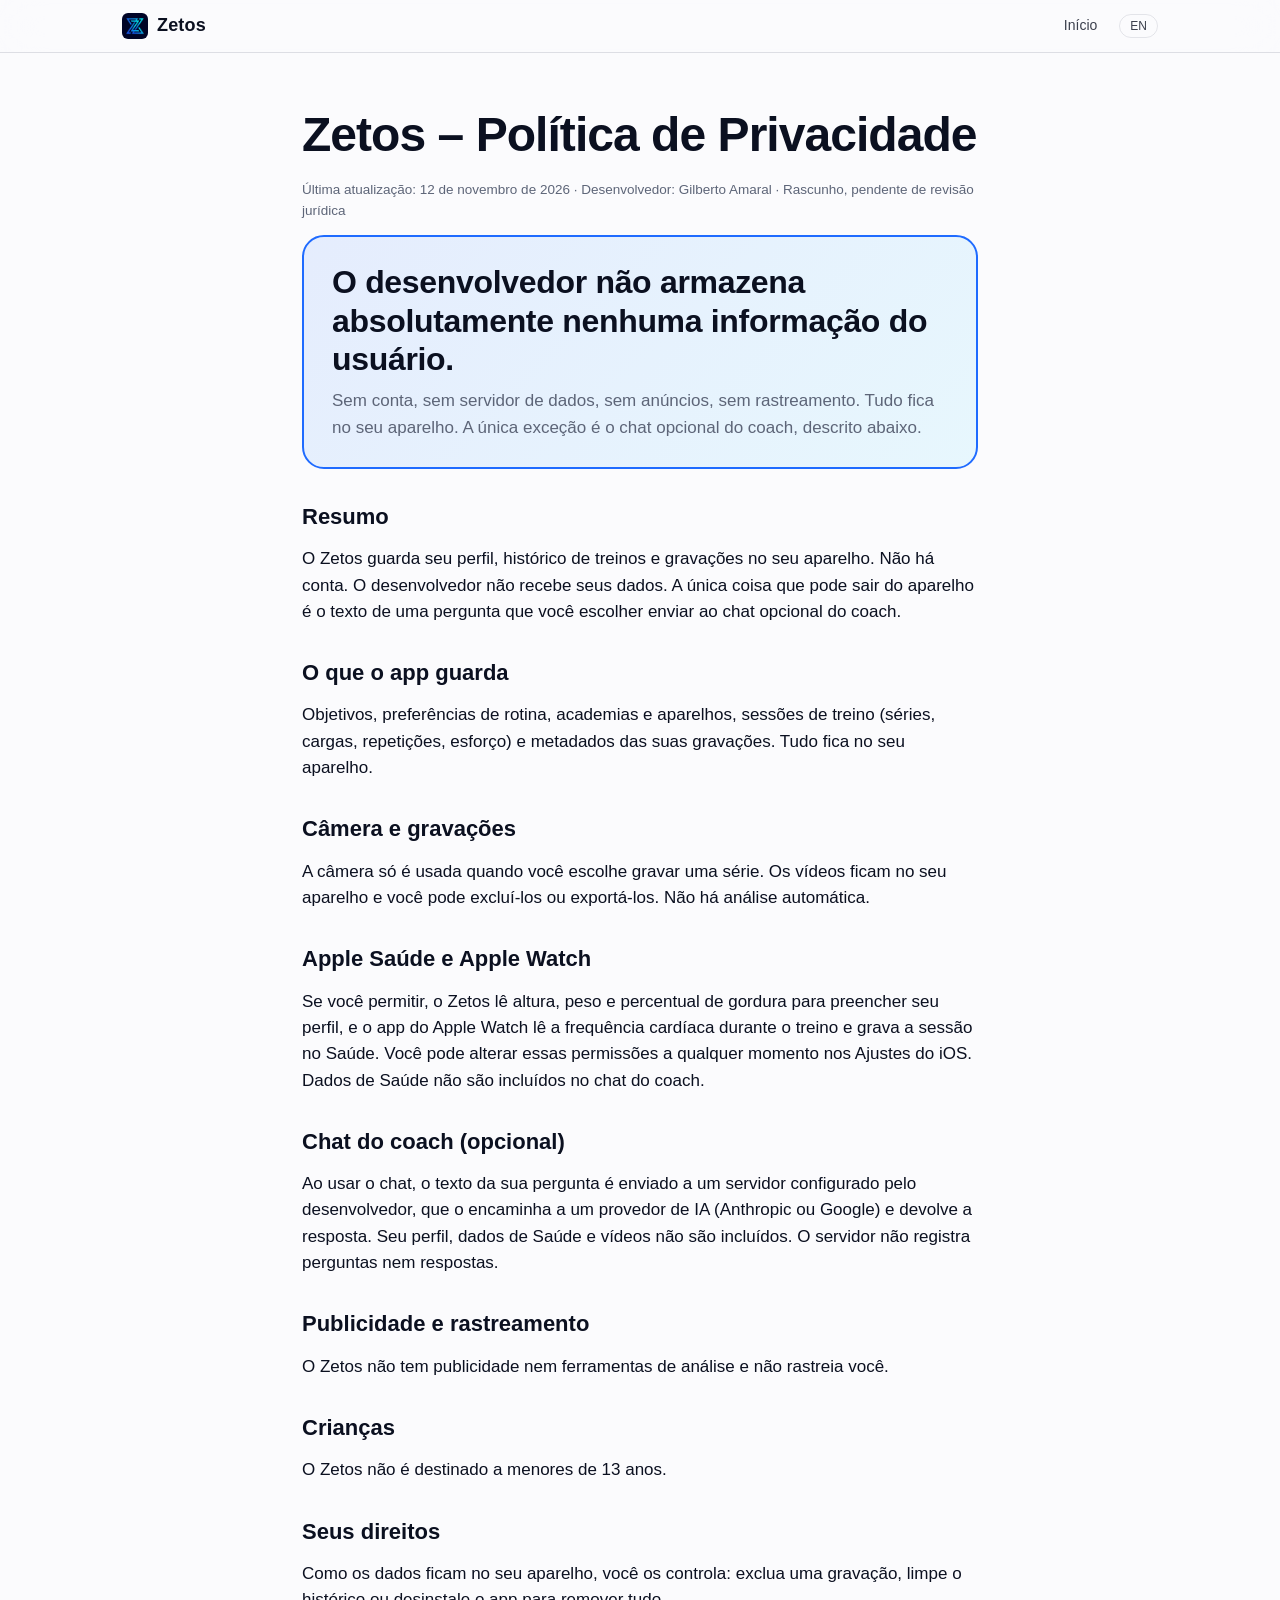
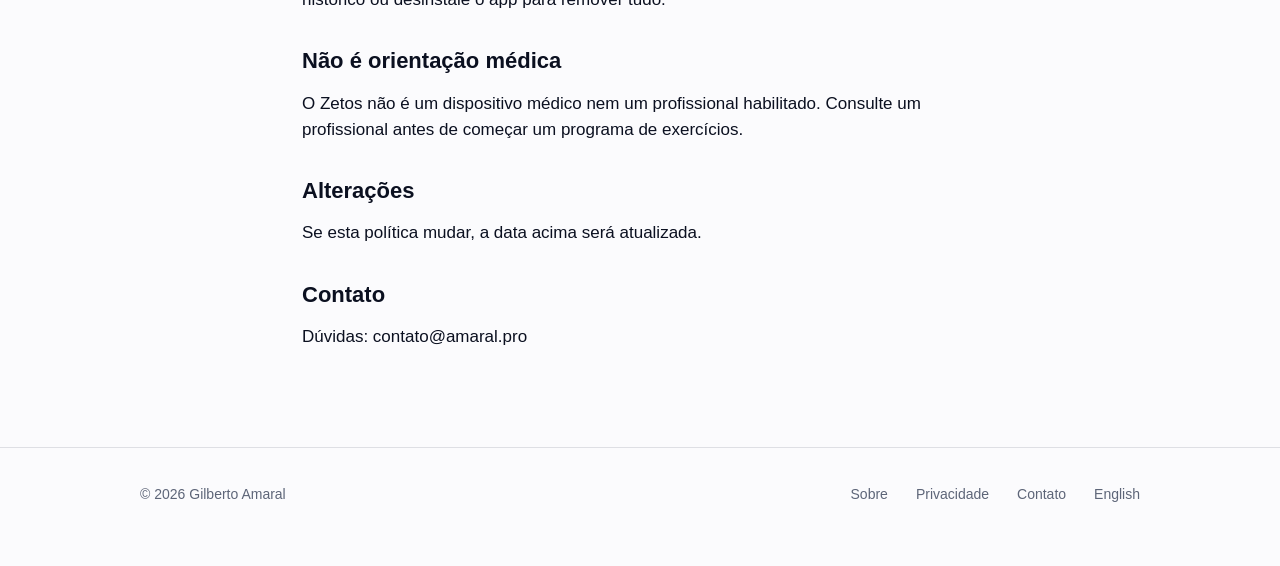
<file: pt/privacy.html>
<!doctype html>
<html lang="pt-BR">
<head>
<meta charset="utf-8">
<meta name="viewport" content="width=device-width, initial-scale=1">
<title>Zetos – Política de Privacidade</title>
<meta name="description" content="O Zetos é um personal virtual para iPhone, iPad e Apple Watch: exercícios guiados com demonstrações em loop, descanso, registro de cargas e monitoramento de frequência cardíaca no pulso.">
<link rel="canonical" href="https://zetos.werker.com.br/pt/privacy.html">
<link rel="alternate" hreflang="en" href="https://zetos.werker.com.br/privacy.html">
<link rel="alternate" hreflang="pt-BR" href="https://zetos.werker.com.br/pt/privacy.html">
<link rel="alternate" hreflang="x-default" href="https://zetos.werker.com.br/privacy.html">
<link rel="icon" href="../icon.png">
<meta property="og:url" content="https://zetos.werker.com.br/pt/privacy.html">
<meta property="og:image" content="https://zetos.werker.com.br/icon.png">
<meta property="og:type" content="website">
<meta property="og:title" content="Zetos – Política de Privacidade">
<meta property="og:description" content="Treinos guiados com demonstrações em loop, descanso e monitoramento pelo Apple Watch.">
<meta name="twitter:card" content="summary">
<link rel="stylesheet" href="../assets/style.css">
</head>
<body>
<header class="topbar"><div class="in">
  <a class="brand" href="./"><img src="../icon.png" alt="" width="26" height="26">Zetos</a>
  <nav aria-label="Principal">
    <a href="./">Início</a>
    <a class="lang" href="../privacy.html" hreflang="en" lang="en">EN</a>
  </nav>
</div></header>
<main class="page">
  <h1>Zetos – Política de Privacidade</h1>
  <p class="small">Última atualização: 12 de novembro de 2026 · Desenvolvedor: Gilberto Amaral · Rascunho, pendente de revisão jurídica</p>
  <div class="promise"><strong>O desenvolvedor não armazena absolutamente nenhuma informação do usuário.</strong><p>Sem conta, sem servidor de dados, sem anúncios, sem rastreamento. Tudo fica no seu aparelho. A única exceção é o chat opcional do coach, descrito abaixo.</p></div>
  <h2>Resumo</h2>
  <p>O Zetos guarda seu perfil, histórico de treinos e gravações no seu aparelho. Não há conta. O desenvolvedor não recebe seus dados. A única coisa que pode sair do aparelho é o texto de uma pergunta que você escolher enviar ao chat opcional do coach.</p>
  <h2>O que o app guarda</h2>
  <p>Objetivos, preferências de rotina, academias e aparelhos, sessões de treino (séries, cargas, repetições, esforço) e metadados das suas gravações. Tudo fica no seu aparelho.</p>
  <h2>Câmera e gravações</h2>
  <p>A câmera só é usada quando você escolhe gravar uma série. Os vídeos ficam no seu aparelho e você pode excluí-los ou exportá-los. Não há análise automática.</p>
  <h2>Apple Saúde e Apple Watch</h2>
  <p>Se você permitir, o Zetos lê altura, peso e percentual de gordura para preencher seu perfil, e o app do Apple Watch lê a frequência cardíaca durante o treino e grava a sessão no Saúde. Você pode alterar essas permissões a qualquer momento nos Ajustes do iOS. Dados de Saúde não são incluídos no chat do coach.</p>
  <h2>Chat do coach (opcional)</h2>
  <p>Ao usar o chat, o texto da sua pergunta é enviado a um servidor configurado pelo desenvolvedor, que o encaminha a um provedor de IA (Anthropic ou Google) e devolve a resposta. Seu perfil, dados de Saúde e vídeos não são incluídos. O servidor não registra perguntas nem respostas.</p>
  <h2>Publicidade e rastreamento</h2>
  <p>O Zetos não tem publicidade nem ferramentas de análise e não rastreia você.</p>
  <h2>Crianças</h2>
  <p>O Zetos não é destinado a menores de 13 anos.</p>
  <h2>Seus direitos</h2>
  <p>Como os dados ficam no seu aparelho, você os controla: exclua uma gravação, limpe o histórico ou desinstale o app para remover tudo.</p>
  <h2>Não é orientação médica</h2>
  <p>O Zetos não é um dispositivo médico nem um profissional habilitado. Consulte um profissional antes de começar um programa de exercícios.</p>
  <h2>Alterações</h2>
  <p>Se esta política mudar, a data acima será atualizada.</p>
  <h2>Contato</h2>
  <p>Dúvidas: contato@amaral.pro</p>
</main>
<footer><div class="wrap">
  <span class="grow">© 2026 Gilberto Amaral</span>
  <a href="about.html">Sobre</a>
  <a href="privacy.html">Privacidade</a>
  <a href="mailto:contato@amaral.pro">Contato</a>
  <a href="../privacy.html" hreflang="en" lang="en">English</a>
</div></footer>
</body>
</html>
</file>
<file: assets/style.css>
:root {
  --bg: #fbfbfd;
  --bg-alt: #f1f3f8;
  --text: #0b1020;
  --muted: #5d6578;
  --accent: #1f6bff;
  --accent-2: #00c8ff;
  --accent-dark: #1553cc;
  --line: rgba(10, 20, 50, .12);
  --font: -apple-system, BlinkMacSystemFont, "SF Pro Display", "Helvetica Neue", Arial, sans-serif;
}
@media (prefers-color-scheme: dark) {
  :root { --bg: #060b1c; --bg-alt: #0c1430; --text: #f3f6ff; --muted: #9aa5c4; --accent: #4d8dff; --accent-dark: #3a78ee; --line: rgba(255, 255, 255, .14); }
}
* { box-sizing: border-box; }
html { scroll-behavior: smooth; }
body { margin: 0; background: var(--bg); color: var(--text); font: 17px/1.55 var(--font); -webkit-font-smoothing: antialiased; }
a { color: var(--accent); text-decoration: none; }
a:hover { text-decoration: underline; }
img, video { max-width: 100%; }

/* top bar */
.topbar { position: sticky; top: 0; z-index: 20; backdrop-filter: saturate(180%) blur(20px); -webkit-backdrop-filter: saturate(180%) blur(20px); background: color-mix(in srgb, var(--bg) 82%, transparent); border-bottom: 1px solid var(--line); }
.topbar .in { max-width: 1080px; margin: 0 auto; padding: 0 22px; height: 52px; display: flex; align-items: center; gap: 26px; }
.brand { display: flex; align-items: center; gap: 9px; color: var(--text); font-weight: 700; font-size: 18px; letter-spacing: .01em; }
.brand img { width: 26px; height: 26px; border-radius: 6px; }
.topbar nav { margin-left: auto; display: flex; gap: 22px; font-size: 14px; align-items: center; }
.topbar nav a { color: var(--text); opacity: .8; }
.topbar nav a:hover { opacity: 1; text-decoration: none; }
.lang { border: 1px solid var(--line); border-radius: 980px; padding: 2px 10px; font-size: 12px; }
@media (max-width: 640px) { .topbar nav a.hide-sm { display: none; } .topbar .in { gap: 12px; } }

/* scroll scene */
.scene { --watch-o: 1; --watch-x: 0; --a-o: 0; --b-o: 1; position: relative; }
.scene .sticky { position: relative; min-height: 88vh; display: flex; flex-direction: column; align-items: center; justify-content: center; padding: 40px 22px 24px; }
.scene.animated { height: 340vh; }
.scene.animated .sticky { position: sticky; top: 52px; height: calc(100vh - 52px); min-height: 0; padding-top: 4vh; overflow: hidden; }
.lines { display: grid; text-align: center; margin: 0 0 3vh; position: relative; z-index: 2; }
.lines span { grid-area: 1 / 1; font-size: clamp(34px, 6.2vw, 72px); line-height: 1.05; font-weight: 800; letter-spacing: -.025em; }
.lines .a { opacity: var(--a-o); }
.lines .b { opacity: var(--b-o); }
.lines .b em { font-style: normal; background: linear-gradient(100deg, var(--accent), var(--accent-2)); -webkit-background-clip: text; background-clip: text; color: transparent; }
.ex-tag { display: flex; flex-direction: column; align-items: center; gap: 2px; margin: 0 0 2.4vh; text-align: center; position: relative; z-index: 2; }
.ex-tag .kicker { color: var(--accent); font-weight: 700; font-size: clamp(12px, 1.5vw, 14px); letter-spacing: .06em; text-transform: uppercase; }
.ex-tag strong { font-size: clamp(17px, 2.4vw, 24px); line-height: 1.2; }
.ex-tag span.sub { color: var(--muted); font-size: clamp(13px, 1.6vw, 16px); }

/* carrossel circular */
.carousel { --cw: min(54vw, 46vh * 1.5, 600px); position: relative; width: min(100vw, 1180px); height: calc(var(--cw) / 1.5 + 54px); overflow: hidden; touch-action: pan-y; user-select: none; -webkit-user-select: none; }
.track { position: absolute; inset: 0; }
.card3 { --off: 0; position: absolute; left: 50%; top: 0; width: var(--cw); margin: 0; text-align: center; cursor: pointer;
  transform: translateX(-50%) translateX(calc(var(--off) * var(--cw) * .76)) scale(calc(1 - var(--off) * var(--off) * .26));
  opacity: calc(1 - var(--off) * var(--off) * .3); z-index: calc(3 - var(--off) * var(--off));
  transition: transform .6s cubic-bezier(.22,.8,.26,1), opacity .6s ease; }
.card3.is-active { cursor: default; }
.vframe { aspect-ratio: 1.5; background: #eef2ee; border: clamp(4px, .7vw, 8px) solid #0b1226; border-radius: clamp(12px, 2vw, 22px); overflow: hidden; box-shadow: 0 0 0 1px #2b3350, 0 22px 44px rgba(8, 20, 70, .28); }
.vframe video { width: 100%; height: 100%; object-fit: cover; display: block; pointer-events: none; }
.card3 figcaption { margin-top: 12px; display: inline-block; padding: 4px 18px; border-radius: 980px; font-weight: 700; font-size: clamp(13px, 1.7vw, 17px); color: #fff; background: linear-gradient(100deg, var(--accent), var(--accent-2)); }
.card3:not(.is-active) figcaption { background: var(--bg-alt); color: var(--muted); }
.nav { position: absolute; top: calc(var(--cw) / 3 - 22px); z-index: 5; width: 44px; height: 44px; border-radius: 50%; border: 1px solid var(--line); background: color-mix(in srgb, var(--bg) 88%, transparent); color: var(--text); font-size: 26px; line-height: 1; cursor: pointer; display: grid; place-items: center; backdrop-filter: blur(8px); }
.nav:hover { border-color: var(--accent); color: var(--accent); }
.nav.prev { left: max(8px, calc(50% - min(48vw, 590px))); } .nav.next { right: max(8px, calc(50% - min(48vw, 590px))); }
.dots { display: flex; gap: 8px; margin-top: 10px; justify-content: center; position: relative; z-index: 6; }
.dots button { border: 1px solid var(--line); background: transparent; color: var(--muted); border-radius: 980px; padding: 5px 16px; font: inherit; font-size: 14px; cursor: pointer; }
.dots button[aria-current="true"] { background: linear-gradient(100deg, var(--accent), var(--accent-2)); color: #fff; border-color: transparent; font-weight: 700; }
@media (max-width: 640px) { .carousel { --cw: min(78vw, 40vh * 1.5); } .card3 { transform: translateX(-50%) translateX(calc(var(--off) * var(--cw) * .9)) scale(calc(1 - var(--off) * var(--off) * .22)); } .nav { display: none; } }

.wscreen { width: 100%; height: 100%; border-radius: 22%; background: #000; color: #fff; display: flex; flex-direction: column; align-items: center; justify-content: center; gap: 3px; text-align: center; padding: 6px; font-size: clamp(8px, 1.2vw, 13px); }
.wscreen b { color: var(--accent-2); letter-spacing: .04em; }
.wscreen em { font-style: normal; font-weight: 700; font-size: 1.25em; }
.wscreen small { color: #8fa0c8; font-size: .85em; }
.ring { width: 36%; aspect-ratio: 1; border-radius: 50%; border: 4px solid rgba(255,255,255,.12); border-top-color: var(--accent-2); border-right-color: var(--accent); margin: 2px 0; }
.scroll-hint { opacity: var(--hint-o, 1); margin-top: 2vh; color: var(--muted); font-size: 13px; letter-spacing: .08em; text-transform: uppercase; }
.scene:not(.animated) .scroll-hint { display: none; }


/* sections */
section.block { padding: 96px 22px; }
section.alt { background: var(--bg-alt); }
.wrap { max-width: 1000px; margin: 0 auto; }
.eyebrow { color: var(--accent); font-weight: 700; font-size: 14px; letter-spacing: .06em; text-transform: uppercase; margin: 0 0 8px; }
h2 { font-size: clamp(28px, 4.6vw, 48px); line-height: 1.1; letter-spacing: -.02em; margin: 0 0 14px; }
.lead { color: var(--muted); font-size: clamp(18px, 2.2vw, 22px); max-width: 640px; margin: 0 0 40px; }
.grid { display: grid; grid-template-columns: repeat(auto-fit, minmax(270px, 1fr)); gap: 18px; }
.card { background: var(--bg); border: 1px solid var(--line); border-radius: 20px; padding: 26px; }
section.alt .card { background: var(--bg); }
.card h3 { margin: 0 0 6px; font-size: 19px; }
.card p { margin: 0; color: var(--muted); font-size: 15.5px; }
.card .ico { font-size: 28px; margin-bottom: 10px; display: block; }
.card.note { border-color: var(--accent); }
.steps { counter-reset: s; display: grid; gap: 18px; grid-template-columns: repeat(auto-fit, minmax(220px, 1fr)); }
.step { counter-increment: s; }
.step::before { content: counter(s); display: grid; place-items: center; width: 36px; height: 36px; border-radius: 50%; background: linear-gradient(135deg, var(--accent), var(--accent-2)); color: #fff; font-weight: 700; margin-bottom: 12px; }
.step h3 { margin: 0 0 4px; font-size: 19px; }
.step p { margin: 0; color: var(--muted); font-size: 15.5px; }

.split { display: grid; grid-template-columns: 1fr 1.1fr; gap: 48px; align-items: center; }
@media (max-width: 760px) { .split { grid-template-columns: 1fr; } }
.wcard { width: min(100%, 300px); aspect-ratio: .82; margin: 0 auto; background: #05070e; border-radius: 26%; padding: 4.5%; box-shadow: 0 0 0 2px #2b3350, 0 24px 50px rgba(8, 20, 70, .35); }
.wscreen.big { font-size: 15px; gap: 8px; }
.ticks { list-style: none; margin: 0; padding: 0; display: grid; gap: 10px; }
.ticks li { padding-left: 28px; position: relative; color: var(--text); }
.ticks li::before { content: ""; position: absolute; left: 0; top: .45em; width: 14px; height: 14px; border-radius: 50%; background: linear-gradient(135deg, var(--accent), var(--accent-2)); }

.btn { display: inline-block; padding: 12px 26px; border-radius: 980px; font-size: 17px; font-weight: 500; border: 1px solid transparent; }
.btn.primary { background: var(--accent); color: #fff; }
.btn.primary:hover { background: var(--accent-dark); text-decoration: none; }
.btn.ghost { border-color: var(--accent); color: var(--accent); }
.btn.soon { background: var(--bg-alt); color: var(--muted); border-color: var(--line); cursor: default; }
.btn.soon:hover { text-decoration: none; }
.cta { text-align: center; }
.cta .row { display: flex; flex-wrap: wrap; gap: 14px; justify-content: center; margin-top: 22px; }
.small { color: var(--muted); font-size: 13.5px; }

footer { border-top: 1px solid var(--line); padding: 36px 22px 60px; color: var(--muted); font-size: 14px; }
footer .wrap { display: flex; flex-wrap: wrap; gap: 14px 28px; align-items: center; }
footer a { color: var(--muted); }
footer .grow { flex: 1; min-width: 200px; }

/* plain pages (about, privacy) */
.page { max-width: 720px; margin: 0 auto; padding: 56px 22px 80px; }
.page h1 { font-size: clamp(32px, 5vw, 48px); letter-spacing: -.02em; line-height: 1.1; margin: 0 0 18px; }
.page h2 { font-size: 22px; margin: 36px 0 8px; letter-spacing: 0; }

@media (prefers-reduced-motion: reduce) { html { scroll-behavior: auto; } }


/* privacidade */
.promise { border: 2px solid var(--accent); border-radius: 22px; padding: 26px 28px; margin: 0 0 28px; background: linear-gradient(135deg, color-mix(in srgb, var(--accent) 10%, var(--bg)), color-mix(in srgb, var(--accent-2) 8%, var(--bg))); }
.promise strong { display: block; font-size: clamp(22px, 3.4vw, 32px); line-height: 1.2; letter-spacing: -.01em; }
.promise p { margin: 10px 0 0; color: var(--muted); }
.pgrid { display: grid; grid-template-columns: repeat(auto-fit, minmax(220px, 1fr)); gap: 14px; margin: 0 0 22px; }
.pgrid .card { padding: 20px; } .pgrid .card h3 { font-size: 17px; }
.priv-note { color: var(--muted); font-size: 14.5px; max-width: 760px; }
.scene.animated { height: 200vh; }
.card3.is-active figcaption { visibility: hidden; }
</file>
